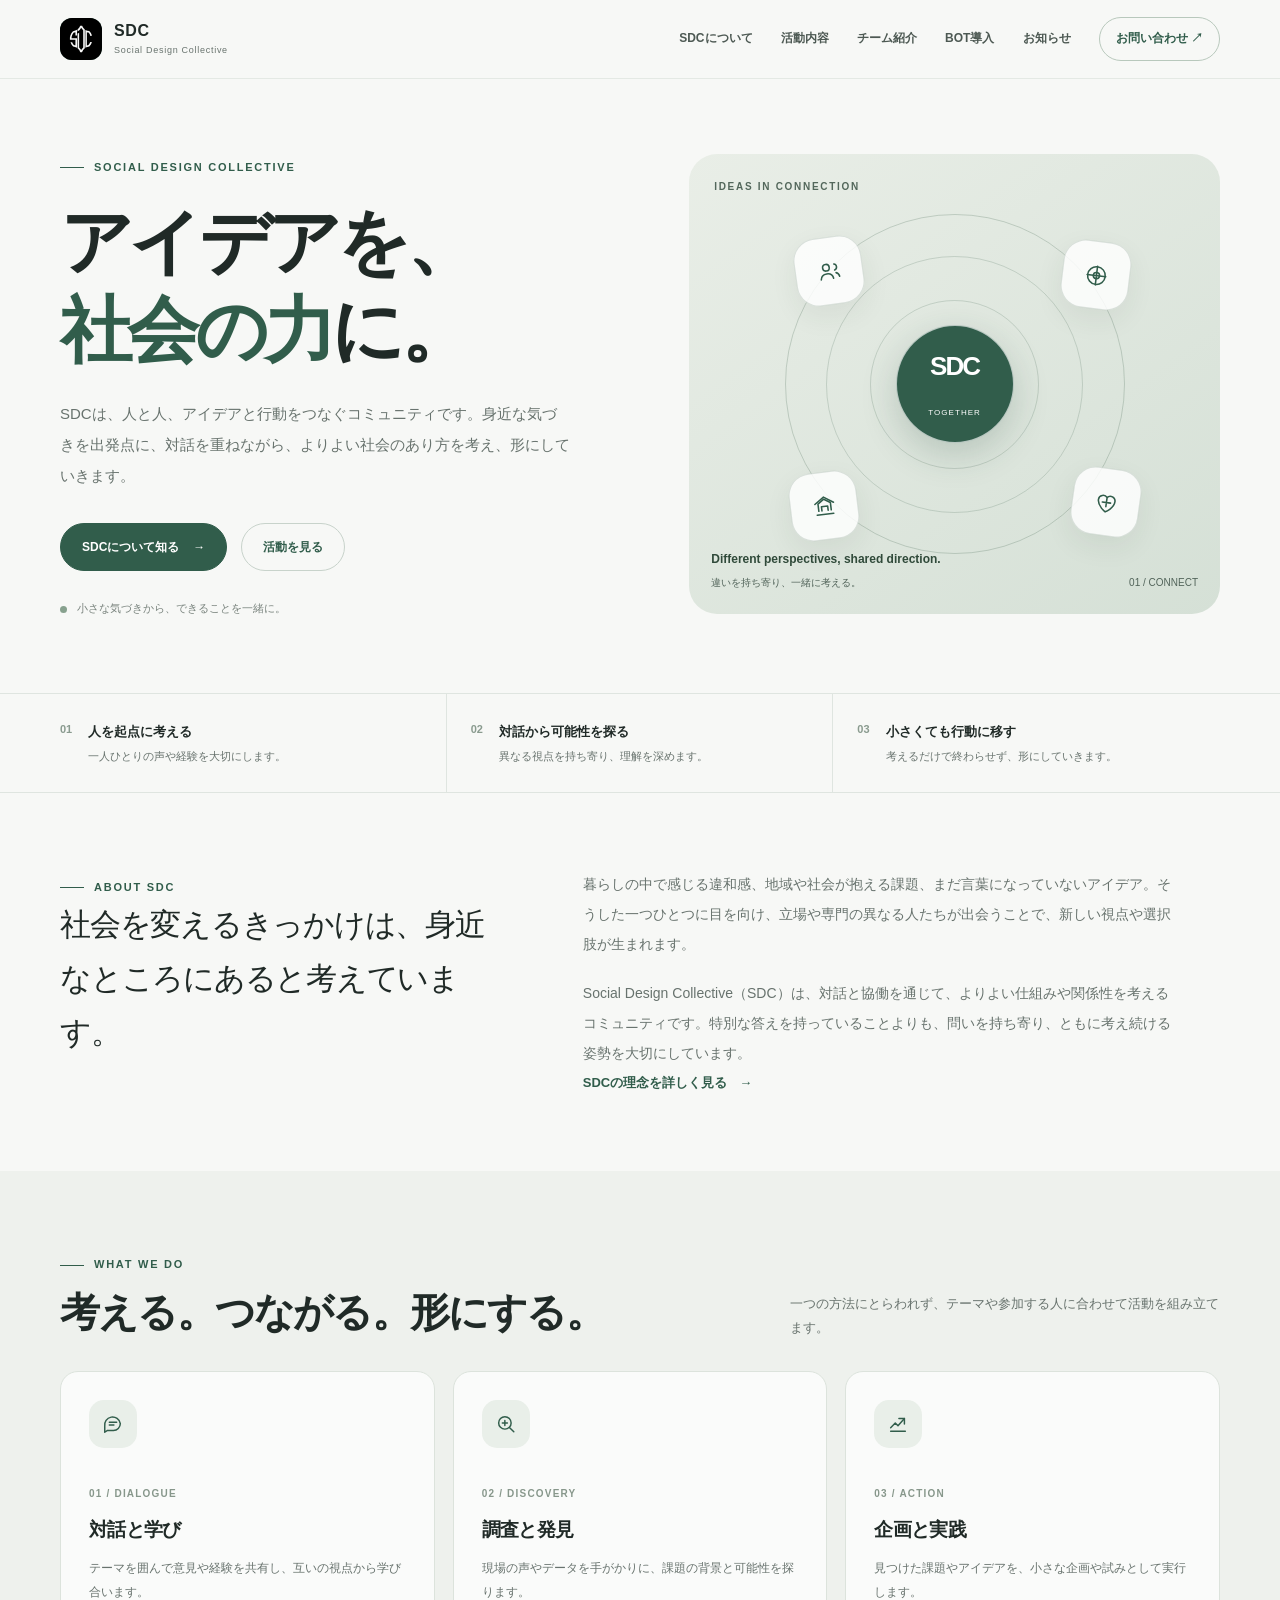
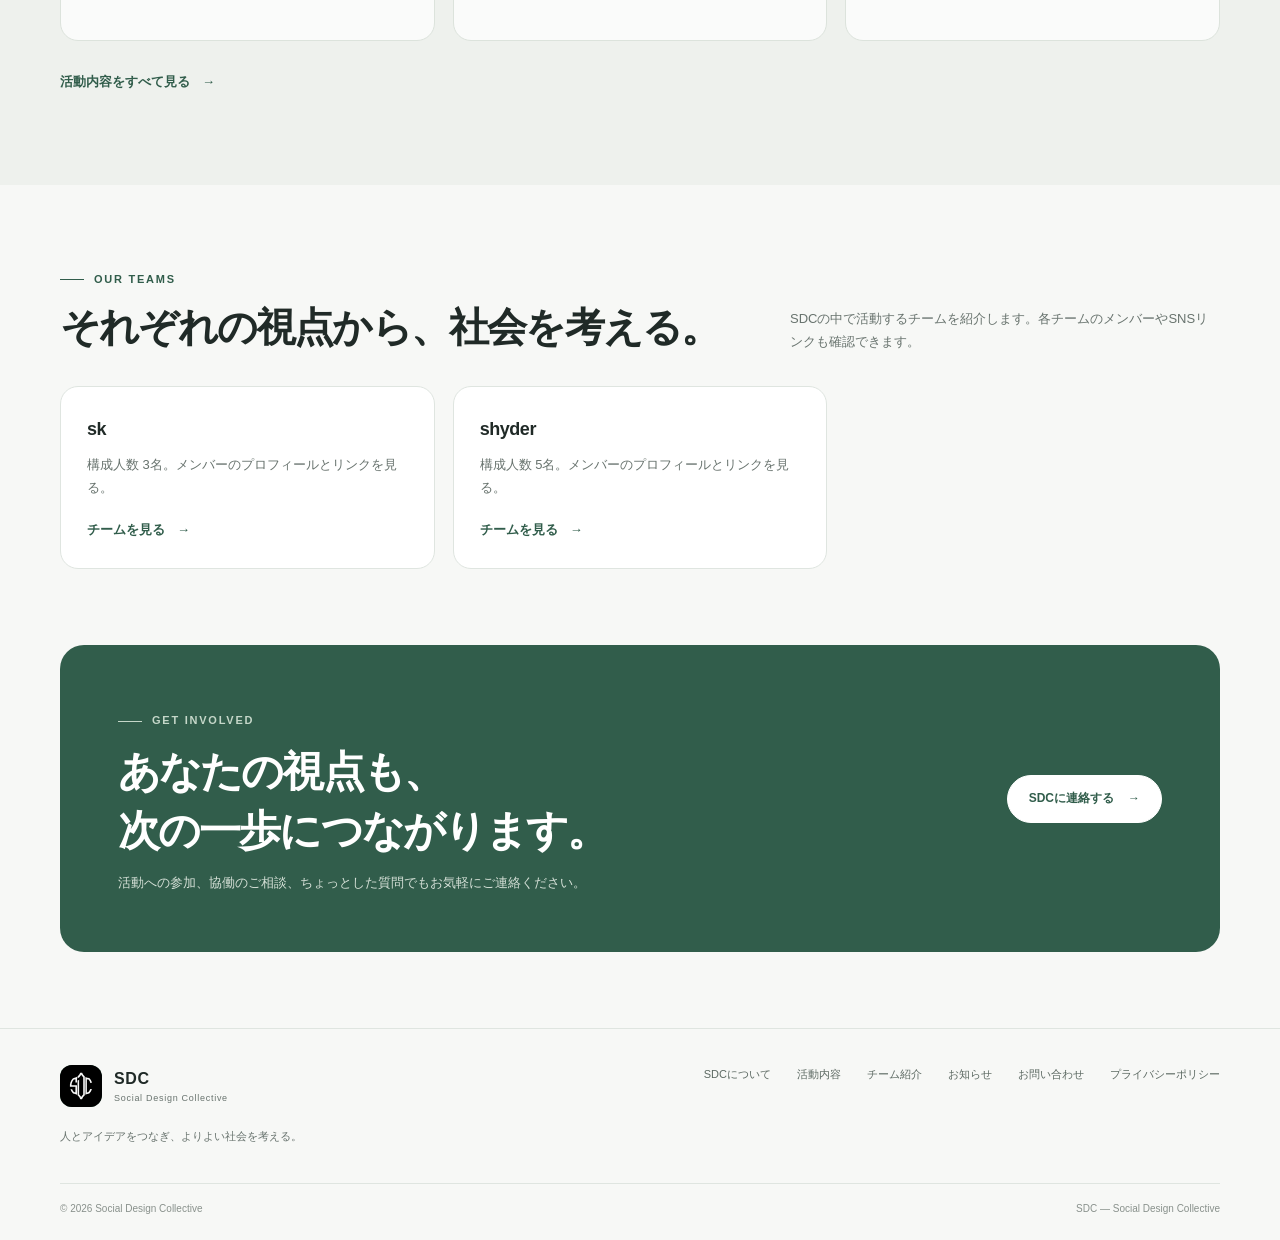
<file: index.html>
<!DOCTYPE html>
<html lang="ja">
<head>
  <meta charset="UTF-8">
  <meta name="viewport" content="width=device-width, initial-scale=1">
  <meta name="theme-color" content="#f7f8f6">
  <meta name="description" content="SDC（Social Design Collective）は、人とアイデアをつなぎ、よりよい社会のあり方を考え、形にしていくコミュニティです。">
  <title>SDC — Social Design Collective</title>
  <link rel="stylesheet" href="assets/css/style.css">
  <script src="assets/js/site.js" defer></script>
  <style>
    .home-hero { padding: 70px 0 74px; overflow: hidden; }
    .hero-grid { display: grid; grid-template-columns: minmax(0, 1.02fr) minmax(360px, .98fr); align-items: center; gap: clamp(38px, 6vw, 82px); }
    .hero-copy h1 { max-width: 620px; margin: 22px 0 24px; font-size: clamp(42px, 5.7vw, 72px); line-height: 1.22; font-weight: 650; letter-spacing: -.065em; }
    .hero-copy h1 em { color: var(--green); font-style: normal; }
    .hero-copy > p { max-width: 510px; margin: 0; color: var(--muted); font-size: 15px; line-height: 2.05; }
    .hero-actions { display: flex; flex-wrap: wrap; align-items: center; gap: 14px; margin-top: 32px; }
    .button { display: inline-flex; min-height: 48px; align-items: center; justify-content: center; gap: 14px; padding: 0 21px; border: 1px solid var(--green); border-radius: 999px; background: var(--green); color: white; font-size: 12px; font-weight: 700; transition: background .2s ease, transform .2s ease; }
    .button:hover { background: var(--green-dark); transform: translateY(-1px); }
    .button.secondary { background: transparent; color: var(--green); border-color: #c8d3cb; }
    .button.secondary:hover { background: var(--pale); }
    .hero-note { display: flex; align-items: center; gap: 10px; margin-top: 28px; color: #7a847e; font-size: 11px; }
    .hero-note::before { content: ""; width: 7px; height: 7px; border-radius: 50%; background: #87a18e; }
    .hero-visual { position: relative; min-height: 460px; overflow: hidden; border-radius: 28px; background: linear-gradient(145deg, #e9eee7, #d5e0d6); isolation: isolate; }
    .visual-label { position: absolute; top: 24px; left: 25px; color: #53675b; font-size: 10px; font-weight: 750; letter-spacing: .17em; }
    .orbit { position: absolute; top: 50%; left: 50%; width: min(76%, 340px); aspect-ratio: 1; border: 1px solid rgba(67,100,79,.24); border-radius: 50%; transform: translate(-50%,-50%); }
    .orbit::before,.orbit::after { position: absolute; content: ""; border: 1px solid rgba(67,100,79,.2); border-radius: 50%; }
    .orbit::before { inset: 12%; } .orbit::after { inset: 25%; }
    .core { position: absolute; top: 50%; left: 50%; display: grid; place-items: center; width: 118px; height: 118px; border: 1px solid rgba(255,255,255,.65); border-radius: 50%; background: var(--green); box-shadow: 0 12px 36px rgba(36,70,56,.2); color: white; transform: translate(-50%,-50%); }
    .core strong { font-size: 26px; letter-spacing: -.07em; } .core small { margin-top: -23px; font-size: 8px; letter-spacing: .13em; }
    .node { position: absolute; display: grid; place-items: center; width: 68px; height: 68px; border: 1px solid rgba(67,100,79,.18); border-radius: 22px; background: rgba(255,255,255,.82); box-shadow: 0 10px 28px rgba(37,61,47,.07); color: var(--green); }
    .node svg { width: 25px; height: 25px; stroke: currentColor; }
    .node-one { top: 18%; left: 20%; transform: rotate(-8deg); } .node-two { top: 19%; right: 17%; transform: rotate(7deg); } .node-three { right: 15%; bottom: 17%; transform: rotate(8deg); } .node-four { bottom: 16%; left: 19%; transform: rotate(-7deg); }
    .visual-caption { position: absolute; right: 22px; bottom: 22px; left: 22px; display: flex; justify-content: space-between; align-items: end; gap: 20px; color: #52645a; font-size: 10px; }
    .visual-caption strong { display: block; margin-bottom: 3px; color: #304a3a; font-size: 12px; }
    .principle-strip { border-top: 1px solid var(--line); border-bottom: 1px solid var(--line); }
    .principle-inner { display: grid; grid-template-columns: repeat(3,1fr); }
    .principle { display: flex; align-items: flex-start; gap: 16px; padding: 26px 24px; border-right: 1px solid var(--line); }
    .principle:first-child { padding-left: 0; } .principle:last-child { border-right: 0; }
    .principle-number { color: #8a9b8f; font-size: 11px; font-weight: 750; }
    .principle strong { display: block; margin-bottom: 3px; font-size: 13px; }
    .principle p { margin: 0; color: var(--muted); font-size: 11px; line-height: 1.8; }
    .about-grid { display: grid; grid-template-columns: .82fr 1.18fr; gap: 80px; }
    .about-lead { max-width: 430px; margin: 0; font-size: clamp(22px,2.6vw,31px); line-height: 1.75; letter-spacing: -.04em; }
    .about-detail { max-width: 590px; margin: 0; color: var(--muted); font-size: 14px; line-height: 2.15; }
    .about-detail + .about-detail { margin-top: 18px; }
    .activity-section { background: #eef1ed; }
    .activity-grid { display: grid; grid-template-columns: repeat(3,1fr); gap: 18px; }
    .activity-card { min-height: 270px; padding: 28px; border: 1px solid #dce3dc; border-radius: var(--radius); background: rgba(255,255,255,.72); transition: transform .2s ease, box-shadow .2s ease, background .2s ease; }
    .activity-card:hover { transform: translateY(-4px); background: white; box-shadow: var(--shadow); }
    .activity-icon { display: grid; place-items: center; width: 48px; height: 48px; margin-bottom: 30px; border-radius: 15px; background: var(--pale); color: var(--green); }
    .activity-icon svg { width: 22px; height: 22px; stroke: currentColor; }
    .activity-card .card-index { color: #87978b; font-size: 10px; font-weight: 750; letter-spacing: .12em; }
    .activity-card h3 { margin: 8px 0 10px; font-size: 19px; font-weight: 650; letter-spacing: -.035em; }
    .activity-card p { margin: 0; color: var(--muted); font-size: 12px; line-height: 1.95; }
    .section-heading h2 { font-size: clamp(27px,3.2vw,40px); }
    .join-panel { position: relative; display: flex; align-items: center; justify-content: space-between; gap: 36px; padding: clamp(32px,5vw,58px); overflow: hidden; border-radius: 24px; background: var(--green); color: white; }
    .join-copy .eyebrow { color: #c5d7c9; } .join-copy h2 { max-width: 620px; margin: 12px 0 10px; font-size: clamp(27px,3.6vw,42px); line-height: 1.4; letter-spacing: -.045em; font-weight: 650; }
    .join-copy p { max-width: 550px; margin: 0; color: #d5e0d7; font-size: 13px; }
    .join-panel .button { background: white; border-color: white; color: var(--green); }
    @media(max-width:900px) { .hero-grid { grid-template-columns: minmax(0,1fr) minmax(300px,.9fr); gap:30px; } .hero-visual { min-height:400px; } .about-grid { gap:42px; } .principle { padding-inline:16px; } }
    @media(max-width:720px) { .home-hero { padding:44px 0 50px; } .hero-grid { grid-template-columns:1fr; gap:36px; } .hero-copy h1 { margin-top:18px; font-size:clamp(42px,11vw,62px); } .hero-copy > p { font-size:14px; } .hero-visual { min-height:390px; } .principle-inner { grid-template-columns:1fr; } .principle,.principle:first-child { padding:19px 0; border-right:0; border-bottom:1px solid var(--line); } .principle:last-child { border-bottom:0; } .about-grid { grid-template-columns:1fr; gap:28px; } .activity-grid { grid-template-columns:1fr; gap:12px; } .activity-card { min-height:0; padding:24px; } .activity-icon { margin-bottom:20px; } .join-panel { align-items:flex-start; flex-direction:column; gap:24px; } }
  </style>
</head>
<body>
<header class="site-header"><div class="container header-inner">
  <a class="brand" href="index.html" aria-label="SDC ホーム"><span class="brand-mark"><img src="assets/images/sdc-icon.svg" alt="SDCアイコン"></span><span class="brand-copy"><strong>SDC</strong><small>Social Design Collective</small></span></a>
  <button class="menu-toggle" type="button" aria-label="メニューを開く" aria-expanded="false" aria-controls="global-nav"><svg viewBox="0 0 24 24" fill="none" stroke="currentColor" stroke-width="1.7" stroke-linecap="round" aria-hidden="true"><path d="M4 7h16M4 12h16M4 17h16"/></svg></button>
  <nav class="nav" id="global-nav" aria-label="メインナビゲーション">
    <a href="#about">SDCについて</a>
    <a href="#activities">活動内容</a>
    <a href="pages/teams.html">チーム紹介</a>
    <a href="pages/bots.html">BOT導入</a>
    <a href="pages/news.html">お知らせ</a>
    <a class="nav-cta" href="pages/contact.html">お問い合わせ ↗</a>
  </nav>
</div></header>
<main>
  <section class="home-hero"><div class="container hero-grid">
    <div class="hero-copy"><span class="eyebrow">Social Design Collective</span><h1>アイデアを、<br><em>社会の力</em>に。</h1>
      <p>SDCは、人と人、アイデアと行動をつなぐコミュニティです。身近な気づきを出発点に、対話を重ねながら、よりよい社会のあり方を考え、形にしていきます。</p>
      <div class="hero-actions"><a class="button" href="#about">SDCについて知る <span aria-hidden="true">→</span></a><a class="button secondary" href="pages/activities.html">活動を見る</a></div>
      <div class="hero-note">小さな気づきから、できることを一緒に。</div>
    </div>
    <div class="hero-visual" role="img" aria-label="人とアイデアのつながりを表現したイラスト">
      <span class="visual-label">IDEAS IN CONNECTION</span><div class="orbit"></div><div class="core"><strong>SDC</strong><small>TOGETHER</small></div>
      <div class="node node-one" aria-hidden="true"><svg viewBox="0 0 24 24" fill="none" stroke-width="1.5" stroke-linecap="round" stroke-linejoin="round"><circle cx="9" cy="8" r="3.2"/><path d="M3 19c.4-3.1 2.6-5 6-5s5.6 1.9 6 5M17 5.5a3 3 0 0 1 0 5.8M18 14c1.8.6 2.8 2.2 3 4"/></svg></div>
      <div class="node node-two" aria-hidden="true"><svg viewBox="0 0 24 24" fill="none" stroke-width="1.5" stroke-linecap="round" stroke-linejoin="round"><path d="M12 3v18M3 12h18"/><circle cx="12" cy="12" r="8.5"/><circle cx="12" cy="12" r="3"/></svg></div>
      <div class="node node-three" aria-hidden="true"><svg viewBox="0 0 24 24" fill="none" stroke-width="1.5" stroke-linecap="round" stroke-linejoin="round"><path d="M12 21s-8-4.5-8-11a4.5 4.5 0 0 1 8-2.8A4.5 4.5 0 0 1 20 10c0 6.5-8 11-8 11Z"/><path d="M8 12h8M12 8v8"/></svg></div>
      <div class="node node-four" aria-hidden="true"><svg viewBox="0 0 24 24" fill="none" stroke-width="1.5" stroke-linecap="round" stroke-linejoin="round"><path d="M4 19.5h16M6 16V9l6-4 6 4v7M9 16v-4h6v4"/><path d="M3 9l9-6 9 6"/></svg></div>
      <div class="visual-caption"><div><strong>Different perspectives, shared direction.</strong>違いを持ち寄り、一緒に考える。</div><span>01 / CONNECT</span></div>
    </div>
  </div></section>
  <div class="principle-strip"><div class="container principle-inner">
    <div class="principle"><span class="principle-number">01</span><div><strong>人を起点に考える</strong><p>一人ひとりの声や経験を大切にします。</p></div></div>
    <div class="principle"><span class="principle-number">02</span><div><strong>対話から可能性を探る</strong><p>異なる視点を持ち寄り、理解を深めます。</p></div></div>
    <div class="principle"><span class="principle-number">03</span><div><strong>小さくても行動に移す</strong><p>考えるだけで終わらせず、形にしていきます。</p></div></div>
  </div></div>
  <section class="section" id="about"><div class="container about-grid">
    <div><span class="eyebrow">About SDC</span><p class="about-lead">社会を変えるきっかけは、身近なところにあると考えています。</p></div>
    <div><p class="about-detail">暮らしの中で感じる違和感、地域や社会が抱える課題、まだ言葉になっていないアイデア。そうした一つひとつに目を向け、立場や専門の異なる人たちが出会うことで、新しい視点や選択肢が生まれます。</p>
      <p class="about-detail">Social Design Collective（SDC）は、対話と協働を通じて、よりよい仕組みや関係性を考えるコミュニティです。特別な答えを持っていることよりも、問いを持ち寄り、ともに考え続ける姿勢を大切にしています。</p>
      <a class="text-link" href="pages/about.html">SDCの理念を詳しく見る <span aria-hidden="true">→</span></a></div>
  </div></section>
  <section class="section activity-section" id="activities"><div class="container">
    <div class="section-heading"><div><span class="eyebrow">What We Do</span><h2>考える。つながる。形にする。</h2></div><p>一つの方法にとらわれず、テーマや参加する人に合わせて活動を組み立てます。</p></div>
    <div class="activity-grid">
      <a class="activity-card" href="pages/activities.html#dialogue"><div class="activity-icon"><svg viewBox="0 0 24 24" fill="none" stroke-width="1.6" stroke-linecap="round" stroke-linejoin="round"><path d="M20 11.5a7.5 7.5 0 0 1-7.5 7.5H6l-3 2v-6.5A7.5 7.5 0 1 1 20 11.5Z"/><path d="M8 10h8M8 13h5"/></svg></div><span class="card-index">01 / DIALOGUE</span><h3>対話と学び</h3><p>テーマを囲んで意見や経験を共有し、互いの視点から学び合います。</p></a>
      <a class="activity-card" href="pages/activities.html#research"><div class="activity-icon"><svg viewBox="0 0 24 24" fill="none" stroke-width="1.6" stroke-linecap="round" stroke-linejoin="round"><circle cx="10.8" cy="10.8" r="6.8"/><path d="m16 16 4.5 4.5M8 11h5.5M10.75 8.25v5.5"/></svg></div><span class="card-index">02 / DISCOVERY</span><h3>調査と発見</h3><p>現場の声やデータを手がかりに、課題の背景と可能性を探ります。</p></a>
      <a class="activity-card" href="pages/activities.html#action"><div class="activity-icon"><svg viewBox="0 0 24 24" fill="none" stroke-width="1.6" stroke-linecap="round" stroke-linejoin="round"><path d="m4 16 5-5 3 3 7-8"/><path d="M13 6h6v6M4 20h16"/></svg></div><span class="card-index">03 / ACTION</span><h3>企画と実践</h3><p>見つけた課題やアイデアを、小さな企画や試みとして実行します。</p></a>
    </div><p style="margin-top:26px"><a class="text-link" href="pages/activities.html">活動内容をすべて見る <span>→</span></a></p>
  </div></section>
  <section class="section"><div class="container">
    <div class="section-heading"><div><span class="eyebrow">Our Teams</span><h2>それぞれの視点から、社会を考える。</h2></div><p>SDCの中で活動するチームを紹介します。各チームのメンバーやSNSリンクも確認できます。</p></div>
    <div class="cards">
      <a class="content-card" href="pages/teams.html#sk"><h2>sk</h2><p>構成人数 3名。メンバーのプロフィールとリンクを見る。</p><span class="text-link" style="margin-top:18px">チームを見る <span>→</span></span></a>
      <a class="content-card" href="pages/teams.html#shyder"><h2>shyder</h2><p>構成人数 5名。メンバーのプロフィールとリンクを見る。</p><span class="text-link" style="margin-top:18px">チームを見る <span>→</span></span></a>
    </div>
  </div></section>
  <section class="section" style="padding-top:0"><div class="container"><div class="join-panel"><div class="join-copy"><span class="eyebrow">Get Involved</span><h2>あなたの視点も、<br>次の一歩につながります。</h2><p>活動への参加、協働のご相談、ちょっとした質問でもお気軽にご連絡ください。</p></div><a class="button" href="pages/contact.html">SDCに連絡する <span>→</span></a></div></div></section>
</main>
<footer class="site-footer"><div class="container footer-main"><div class="footer-brand"><a class="brand" href="index.html"><span class="brand-mark"><img src="assets/images/sdc-icon.svg" alt=""></span><span class="brand-copy"><strong>SDC</strong><small>Social Design Collective</small></span></a><p>人とアイデアをつなぎ、よりよい社会を考える。</p></div>
<nav class="footer-links" aria-label="フッターナビゲーション"><a href="pages/about.html">SDCについて</a><a href="pages/activities.html">活動内容</a><a href="pages/teams.html">チーム紹介</a><a href="pages/news.html">お知らせ</a><a href="pages/contact.html">お問い合わせ</a><a href="pages/privacy.html">プライバシーポリシー</a></nav></div>
<div class="container footer-bottom"><span>© <span data-year>2026</span> Social Design Collective</span><span>SDC — Social Design Collective</span></div></footer>
</body>
</html>
</file>
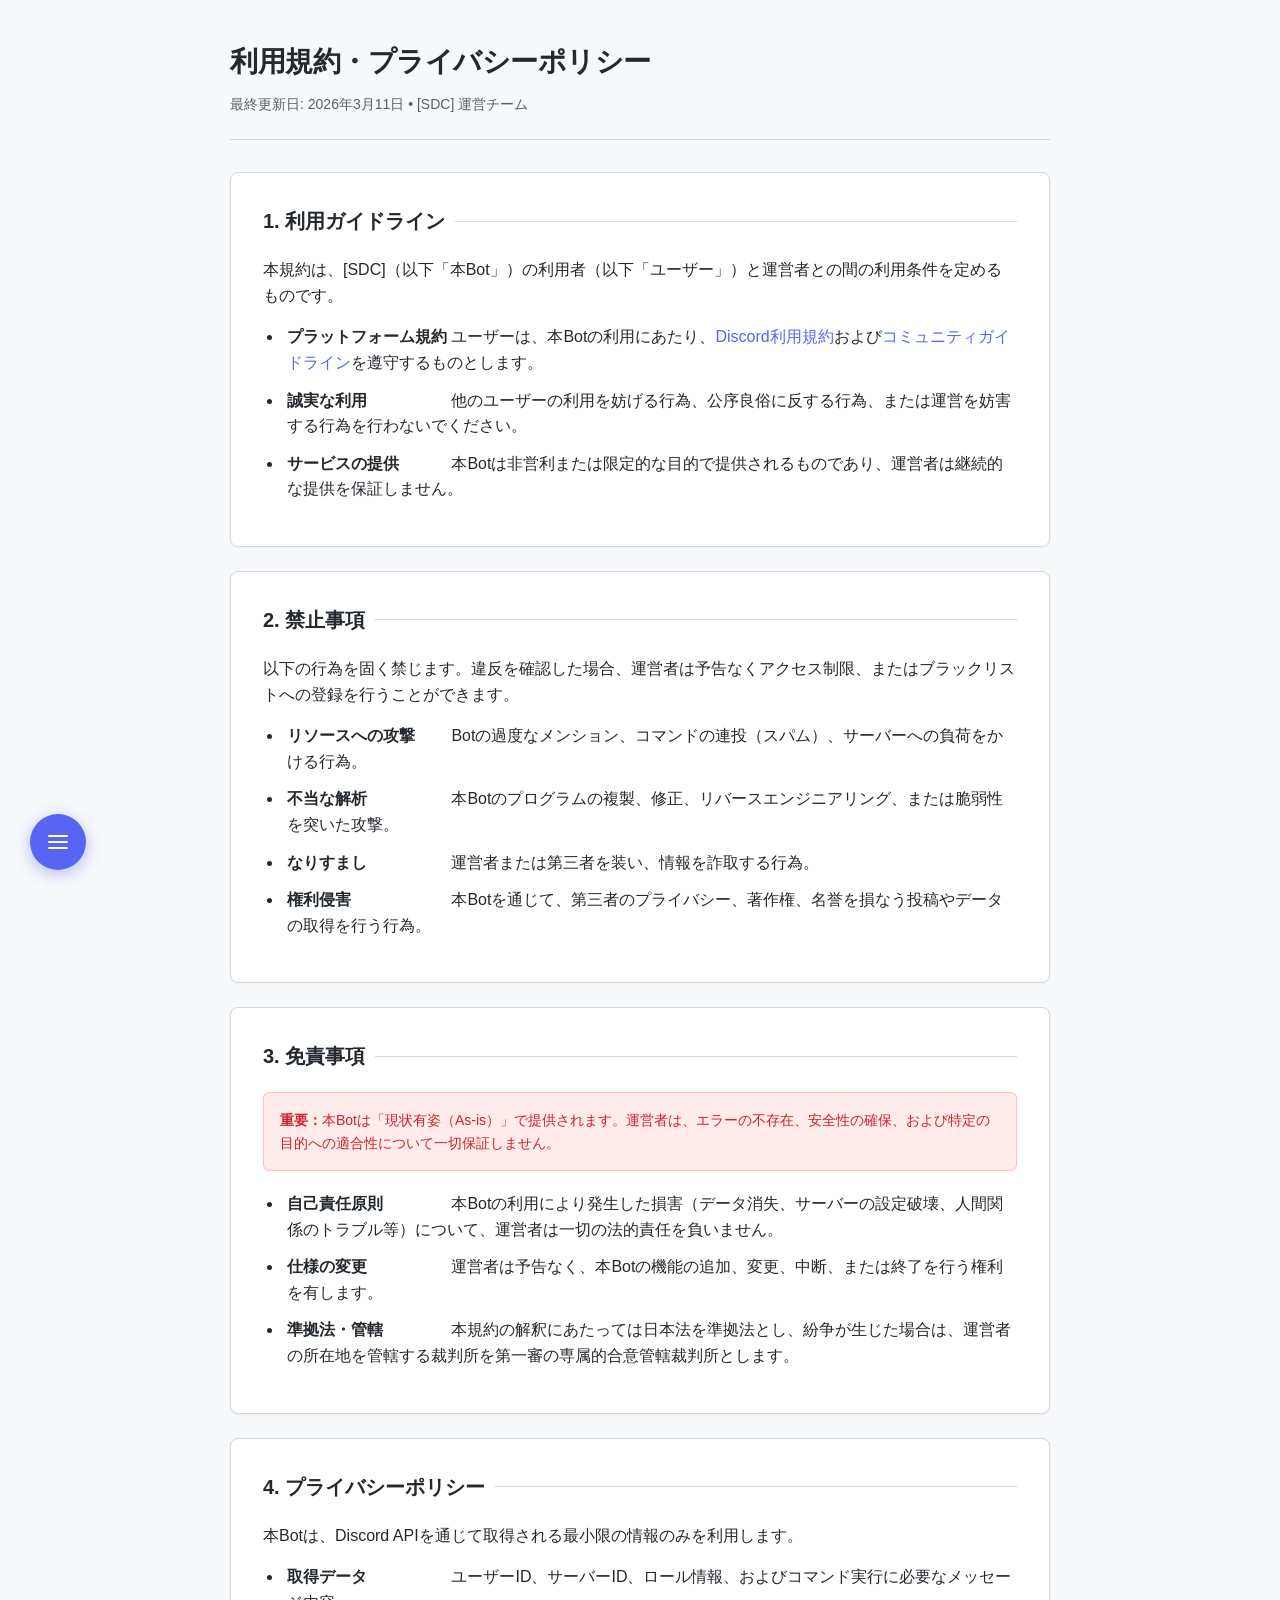
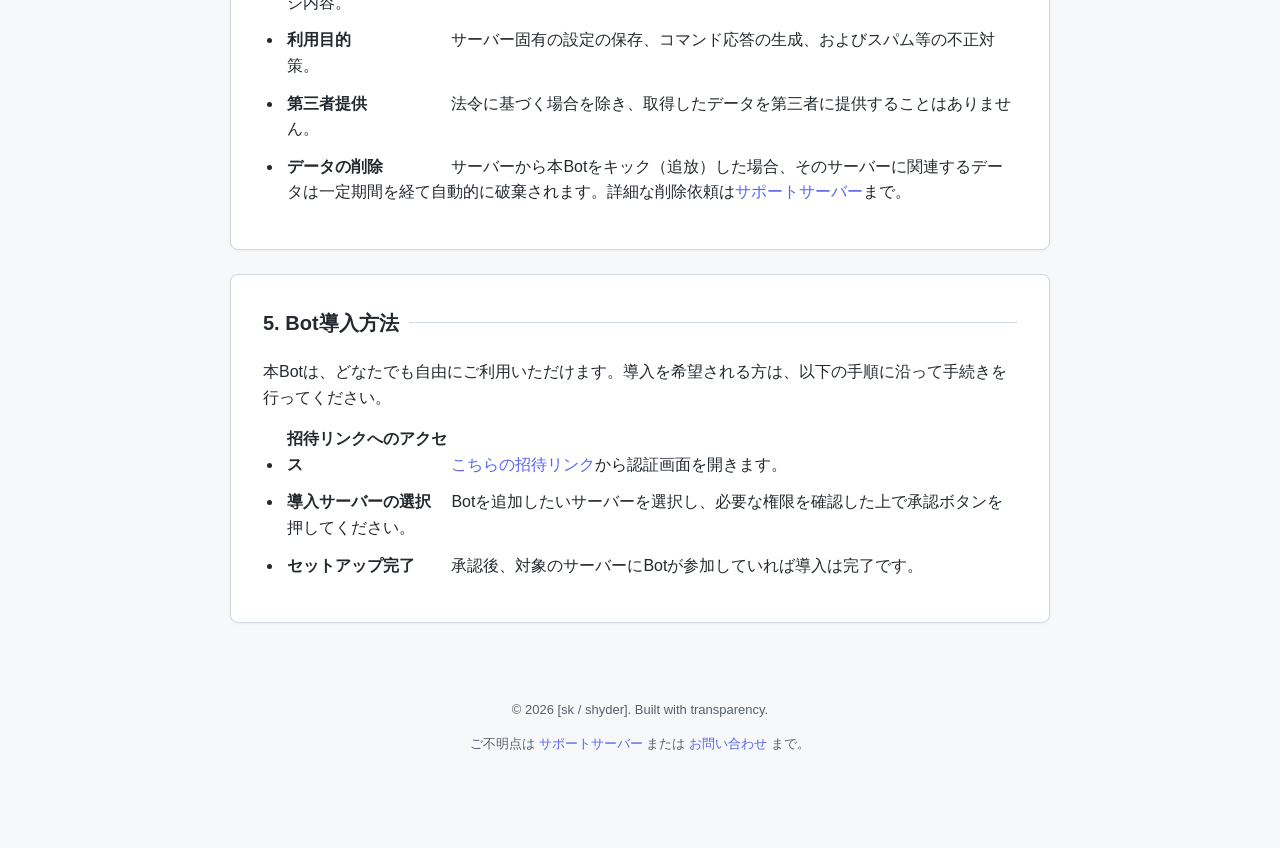
<file: tos.html>
<!DOCTYPE html>
<html lang="ja">
<head>
    <meta charset="UTF-8">
    <meta name="viewport" content="width=device-width, initial-scale=1.0">
    <title>利用規約・プライバシーポリシー | [SDC]</title>
    <style>
        :root {
            --primary: #5865F2;
            --danger: #ed4245;
            --bg: #f6f8fa;
            --card-bg: #ffffff;
            --text-main: #24292f;
            --text-muted: #57606a;
            --border: #d0d7de;
            --overlay: rgba(0, 0, 0, 0.4);
        }

        body {
            font-family: -apple-system, BlinkMacSystemFont, "Segoe UI", "Hiragino Sans", "Hiragino Kaku Gothic ProN", Meiryo, sans-serif;
            background-color: var(--bg);
            color: var(--text-main);
            line-height: 1.6;
            margin: 0;
            padding: 40px 16px;
            scroll-behavior: smooth;
        }

        .wrapper {
            max-width: 820px;
            margin: 0 auto;
        }

        header {
            margin-bottom: 32px;
            padding-bottom: 24px;
            border-bottom: 1px solid var(--border);
        }

        h1 {
            font-size: 28px;
            font-weight: 700;
            margin: 0 0 8px 0;
            letter-spacing: -0.5px;
        }

        .meta {
            font-size: 14px;
            color: var(--text-muted);
        }

        .card {
            background: var(--card-bg);
            border: 1px solid var(--border);
            border-radius: 8px;
            padding: 32px;
            margin-bottom: 24px;
            box-shadow: 0 1px 3px rgba(0,0,0,0.04);
        }

        h2 {
            font-size: 20px;
            font-weight: 600;
            margin-top: 0;
            margin-bottom: 20px;
            display: flex;
            align-items: center;
            gap: 10px;
        }

        h2::after {
            content: '';
            flex-grow: 1;
            height: 1px;
            background: var(--border);
        }

        ul {
            padding-left: 20px;
            margin: 0;
        }

        li {
            margin-bottom: 12px;
            padding-left: 4px;
        }

        li strong {
            display: inline-block;
            width: 160px;
            color: var(--text-main);
            font-weight: 600;
        }

        .link-text {
            color: var(--primary);
            text-decoration: none;
            font-weight: 500;
        }

        .link-text:hover {
            text-decoration: underline;
        }

        .callout {
            background: #fff8c6;
            border: 1px solid rgba(212,167,44,0.4);
            padding: 16px;
            border-radius: 6px;
            color: #735c0f;
            font-size: 14px;
            margin-bottom: 20px;
        }

        .danger-callout {
            background: #ffebe9;
            border: 1px solid rgba(255,129,130,0.4);
            color: #cf222e;
        }

        footer {
            text-align: center;
            padding: 40px 0;
            color: var(--text-muted);
            font-size: 13px;
        }

        /* Menu Styles */
        .menu-trigger {
            position: fixed;
            bottom: 30px;
            left: 30px;
            width: 56px;
            height: 56px;
            background: var(--primary);
            color: white;
            border-radius: 50%;
            display: flex;
            align-items: center;
            justify-content: center;
            cursor: pointer;
            box-shadow: 0 4px 15px rgba(88, 101, 242, 0.4);
            z-index: 1000;
            transition: transform 0.2s;
        }
        
        .menu-trigger:hover { transform: scale(1.1); }
        
        .nav-overlay {
            position: fixed;
            top: 0;
            left: 0;
            width: 100%;
            height: 100%;
            background: var(--overlay);
            display: none;
            z-index: 1001;
            backdrop-filter: blur(4px);
        }

        .nav-content {
            position: fixed;
            bottom: 100px;
            left: 30px;
            background: var(--card-bg);
            border-radius: 12px;
            padding: 12px;
            box-shadow: 0 8px 30px rgba(0,0,0,0.2);
            width: 220px;
            display: none;
            z-index: 1002;
        }

        .nav-content a {
            display: block;
            padding: 12px 16px;
            color: var(--text-main);
            text-decoration: none;
            font-size: 14px;
            border-radius: 6px;
            transition: background 0.2s;
        }

        .nav-content a:hover {
            background: var(--bg);
            color: var(--primary);
        }

        .is-open { display: block !important; }
        
        @media (max-width: 600px) {
            .card { padding: 24px 20px; }
            li strong { display: block; width: auto; margin-bottom: 4px; }
            h1 { font-size: 24px; }
        }
    </style>
</head>
<body>

    <div class="wrapper">
        <header>
            <h1>利用規約・プライバシーポリシー</h1>
            <div class="meta">最終更新日: 2026年3月11日 • [SDC] 運営チーム</div>
        </header>

        <article>
            <section class="card" id="guideline">
                <h2>1. 利用ガイドライン</h2>
                <p>本規約は、[SDC]（以下「本Bot」）の利用者（以下「ユーザー」）と運営者との間の利用条件を定めるものです。</p>
                <ul>
                    <li><strong>プラットフォーム規約</strong> ユーザーは、本Botの利用にあたり、<a href="https://discord.com/terms" target="_blank" class="link-text">Discord利用規約</a>および<a href="https://discord.com/guidelines" target="_blank" class="link-text">コミュニティガイドライン</a>を遵守するものとします。</li>
                    <li><strong>誠実な利用</strong> 他のユーザーの利用を妨げる行為、公序良俗に反する行為、または運営を妨害する行為を行わないでください。</li>
                    <li><strong>サービスの提供</strong> 本Botは非営利または限定的な目的で提供されるものであり、運営者は継続的な提供を保証しません。</li>
                </ul>
            </section>

            <section class="card" id="prohibited">
                <h2>2. 禁止事項</h2>
                <p>以下の行為を固く禁じます。違反を確認した場合、運営者は予告なくアクセス制限、またはブラックリストへの登録を行うことができます。</p>
                <ul>
                    <li><strong>リソースへの攻撃</strong> Botの過度なメンション、コマンドの連投（スパム）、サーバーへの負荷をかける行為。</li>
                    <li><strong>不当な解析</strong> 本Botのプログラムの複製、修正、リバースエンジニアリング、または脆弱性を突いた攻撃。</li>
                    <li><strong>なりすまし</strong> 運営者または第三者を装い、情報を詐取する行為。</li>
                    <li><strong>権利侵害</strong> 本Botを通じて、第三者のプライバシー、著作権、名誉を損なう投稿やデータの取得を行う行為。</li>
                </ul>
            </section>

            <section class="card" id="disclaimer">
                <h2>3. 免責事項</h2>
                <div class="callout danger-callout">
                    <strong>重要：</strong>本Botは「現状有姿（As-is）」で提供されます。運営者は、エラーの不存在、安全性の確保、および特定の目的への適合性について一切保証しません。
                </div>
                <ul>
                    <li><strong>自己責任原則</strong> 本Botの利用により発生した損害（データ消失、サーバーの設定破壊、人間関係のトラブル等）について、運営者は一切の法的責任を負いません。</li>
                    <li><strong>仕様の変更</strong> 運営者は予告なく、本Botの機能の追加、変更、中断、または終了を行う権利を有します。</li>
                    <li><strong>準拠法・管轄</strong> 本規約の解釈にあたっては日本法を準拠法とし、紛争が生じた場合は、運営者の所在地を管轄する裁判所を第一審の専属的合意管轄裁判所とします。</li>
                </ul>
            </section>

            <section class="card" id="privacy">
                <h2>4. プライバシーポリシー</h2>
                <p>本Botは、Discord APIを通じて取得される最小限の情報のみを利用します。</p>
                <ul>
                    <li><strong>取得データ</strong> ユーザーID、サーバーID、ロール情報、およびコマンド実行に必要なメッセージ内容。</li>
                    <li><strong>利用目的</strong> サーバー固有の設定の保存、コマンド応答の生成、およびスパム等の不正対策。</li>
                    <li><strong>第三者提供</strong> 法令に基づく場合を除き、取得したデータを第三者に提供することはありません。</li>
                    <li><strong>データの削除</strong> サーバーから本Botをキック（追放）した場合、そのサーバーに関連するデータは一定期間を経て自動的に破棄されます。詳細な削除依頼は<a href="https://discord.gg/gbz4bQp2xM" class="link-text">サポートサーバー</a>まで。</li>
            </section>
            
            <section class="card" id="Introduce">
  <h2>5. Bot導入方法</h2>
  <p>本Botは、どなたでも自由にご利用いただけます。導入を希望される方は、以下の手順に沿って手続きを行ってください。</p>
  <ul> 
    <li>
      <strong>招待リンクへのアクセス</strong>
      <a href="https://discord.com/oauth2/authorize?client_id=1473754857054929149&permissions=8&integration_type=0&scope=bot" class="link-text">こちらの招待リンク</a>から認証画面を開きます。
    </li>
    <li>
      <strong>導入サーバーの選択</strong>
      Botを追加したいサーバーを選択し、必要な権限を確認した上で承認ボタンを押してください。
    </li>
    <li>
      <strong>セットアップ完了</strong>
      承認後、対象のサーバーにBotが参加していれば導入は完了です。
    </li>
  </ul>
</section>

        </article>

        <footer>
            <p>&copy; 2026 [sk / shyder]. Built with transparency.</p>
            <p>ご不明点は <a href="https://discord.gg/gbz4bQp2xM" class="link-text">サポートサーバー</a> または <a href="お問い合わせのURL" class="link-text">お問い合わせ</a> まで。</p>
        </footer>
    </div>

    <div class="menu-trigger" onclick="toggleMenu()" title="メニューを開く">
        <svg width="24" height="24" viewBox="0 0 24 24" fill="none" stroke="currentColor" stroke-width="2" stroke-linecap="round" stroke-linejoin="round"><line x1="3" y1="12" x2="21" y2="12"></line><line x1="3" y1="6" x2="21" y2="6"></line><line x1="3" y1="18" x2="21" y2="18"></line></svg>
    </div>

    <div class="nav-overlay" id="overlay" onclick="toggleMenu()"></div>
    <nav class="nav-content" id="navContent">
        <a href="#guideline" onclick="toggleMenu()">1. ガイドライン</a>
        <a href="#prohibited" onclick="toggleMenu()">2. 禁止事項</a>
        <a href="#disclaimer" onclick="toggleMenu()">3. 免責事項</a>
        <a href="#privacy" onclick="toggleMenu()">4. プライバシー</a>
        <a href="#Introduce" onclick="toggleMenu()">5. Botの導入方法</a>
    </nav>

    <script>
        function toggleMenu() {
            const overlay = document.getElementById('overlay');
            const content = document.getElementById('navContent');
            overlay.classList.toggle('is-open');
            content.classList.toggle('is-open');
        }

        document.querySelectorAll('a[href^="#"]').forEach(anchor => {
            anchor.addEventListener('click', function (e) {
                const target = document.querySelector(this.getAttribute('href'));
                if (target) {
                    e.preventDefault();
                    window.scrollTo({
                        top: target.offsetTop - 20,
                        behavior: 'smooth'
                    });
                }
            });
        });
    </script>

</body>
</html>
</file>
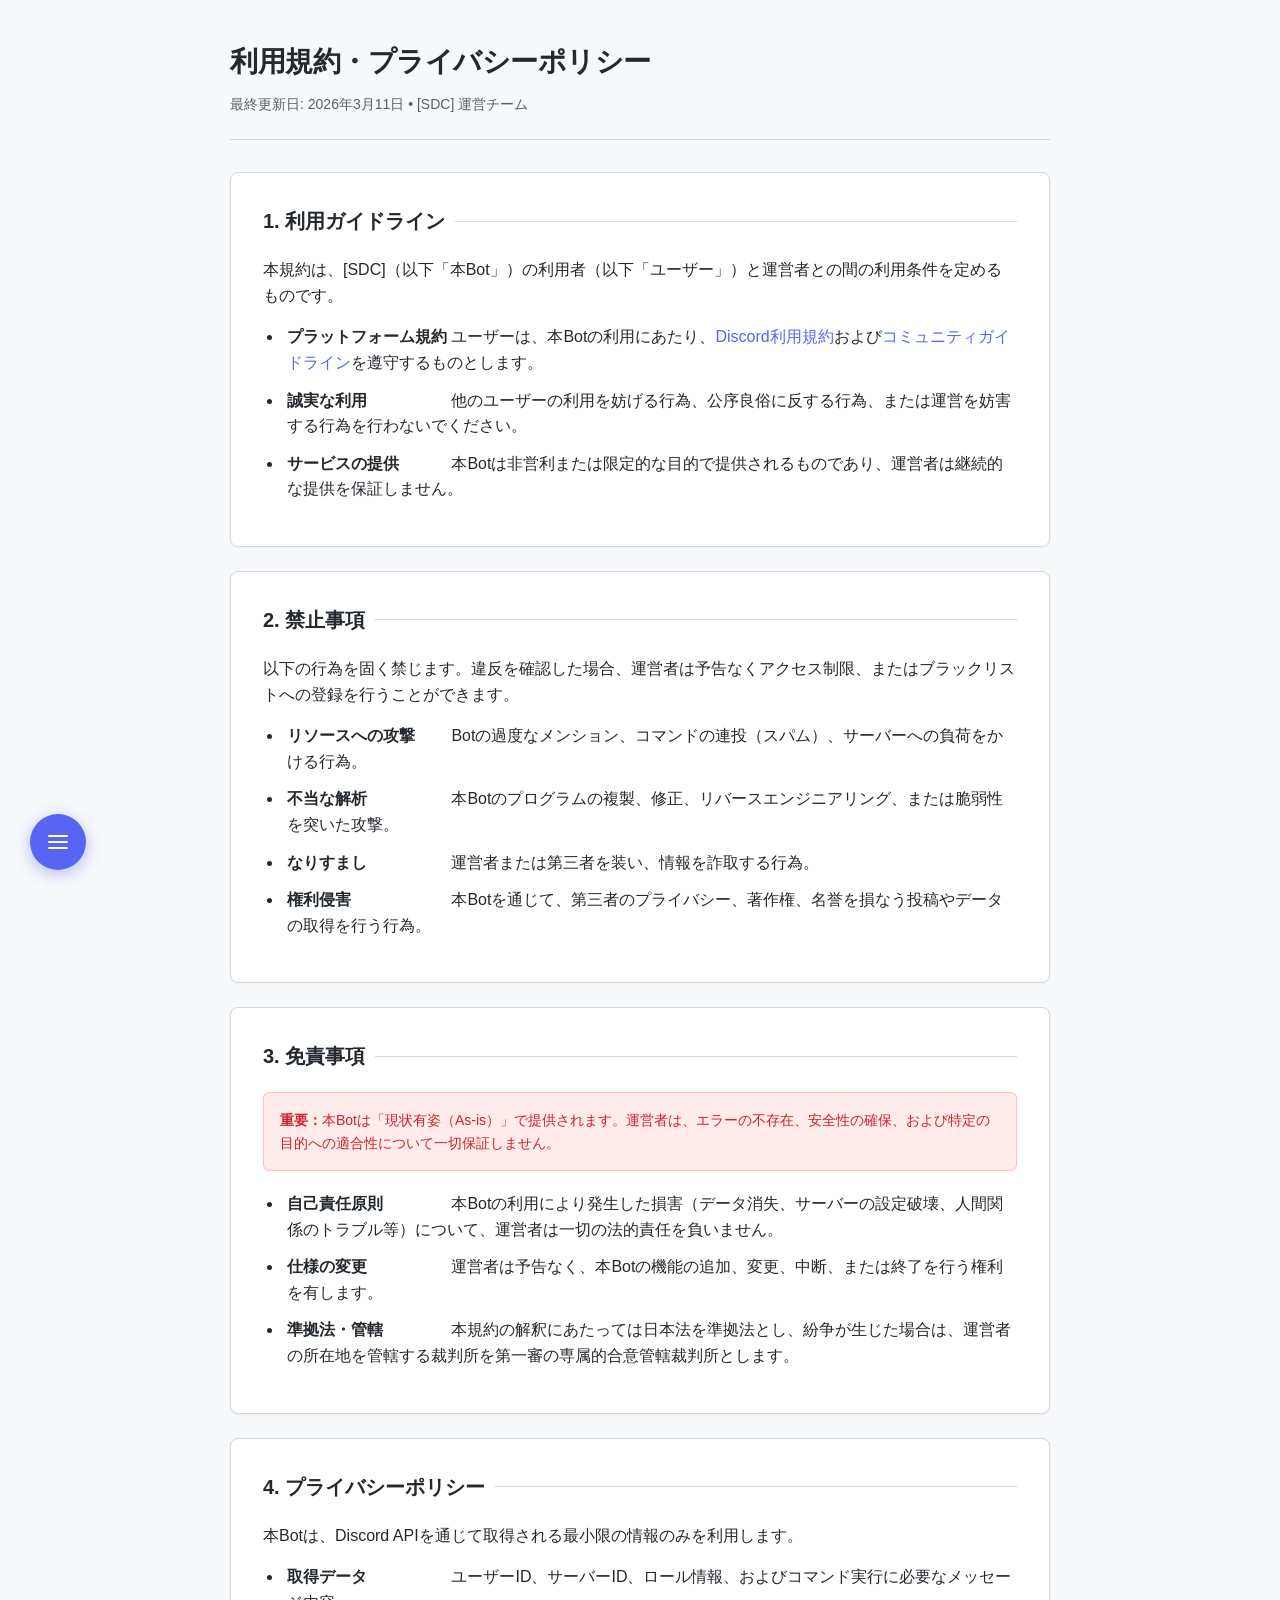
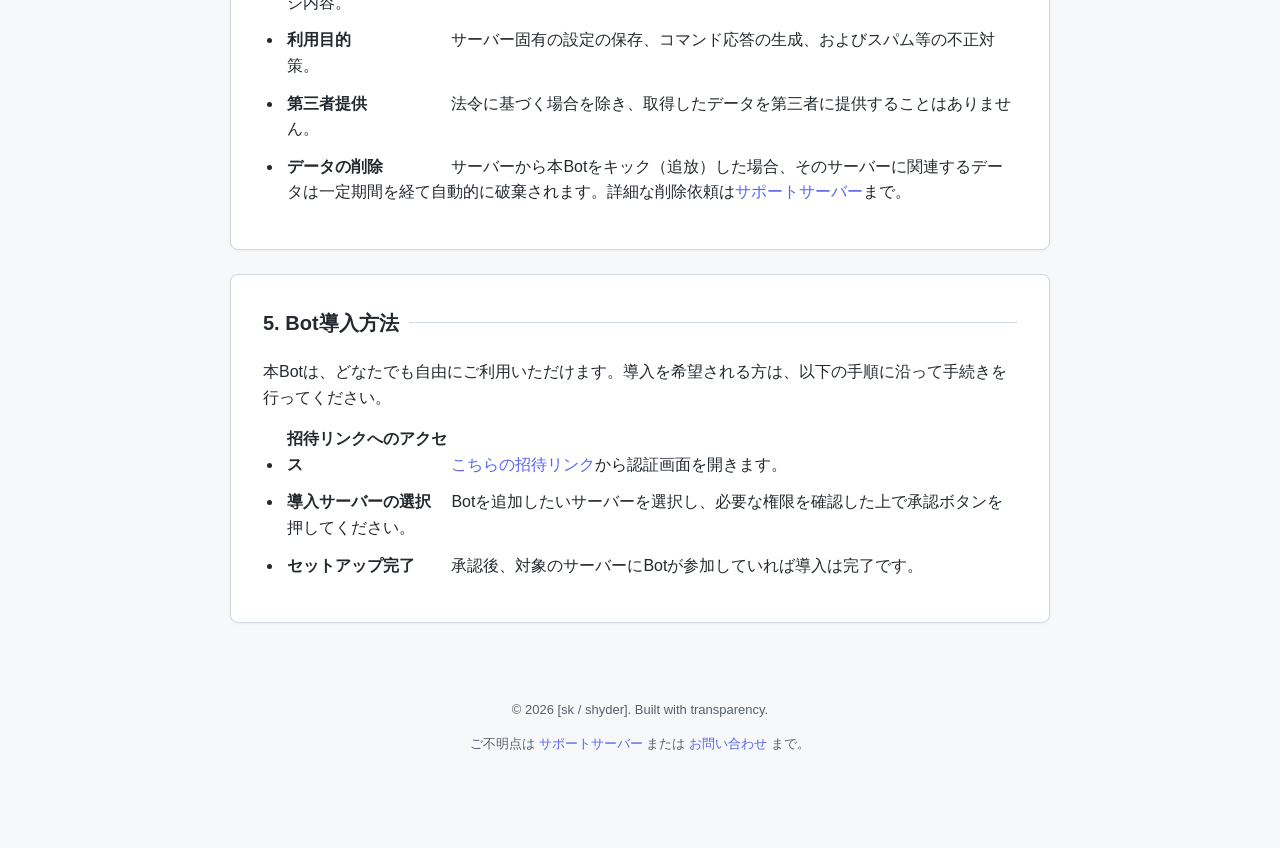
<file: 99_old/tos.html>
<!DOCTYPE html>
<html lang="ja">
<head>
    <meta charset="UTF-8">
    <meta name="viewport" content="width=device-width, initial-scale=1.0">
    <title>利用規約・プライバシーポリシー | [SDC]</title>
    <style>
        :root {
            --primary: #5865F2;
            --danger: #ed4245;
            --bg: #f6f8fa;
            --card-bg: #ffffff;
            --text-main: #24292f;
            --text-muted: #57606a;
            --border: #d0d7de;
            --overlay: rgba(0, 0, 0, 0.4);
        }

        body {
            font-family: -apple-system, BlinkMacSystemFont, "Segoe UI", "Hiragino Sans", "Hiragino Kaku Gothic ProN", Meiryo, sans-serif;
            background-color: var(--bg);
            color: var(--text-main);
            line-height: 1.6;
            margin: 0;
            padding: 40px 16px;
            scroll-behavior: smooth;
        }

        .wrapper {
            max-width: 820px;
            margin: 0 auto;
        }

        header {
            margin-bottom: 32px;
            padding-bottom: 24px;
            border-bottom: 1px solid var(--border);
        }

        h1 {
            font-size: 28px;
            font-weight: 700;
            margin: 0 0 8px 0;
            letter-spacing: -0.5px;
        }

        .meta {
            font-size: 14px;
            color: var(--text-muted);
        }

        .card {
            background: var(--card-bg);
            border: 1px solid var(--border);
            border-radius: 8px;
            padding: 32px;
            margin-bottom: 24px;
            box-shadow: 0 1px 3px rgba(0,0,0,0.04);
        }

        h2 {
            font-size: 20px;
            font-weight: 600;
            margin-top: 0;
            margin-bottom: 20px;
            display: flex;
            align-items: center;
            gap: 10px;
        }

        h2::after {
            content: '';
            flex-grow: 1;
            height: 1px;
            background: var(--border);
        }

        ul {
            padding-left: 20px;
            margin: 0;
        }

        li {
            margin-bottom: 12px;
            padding-left: 4px;
        }

        li strong {
            display: inline-block;
            width: 160px;
            color: var(--text-main);
            font-weight: 600;
        }

        .link-text {
            color: var(--primary);
            text-decoration: none;
            font-weight: 500;
        }

        .link-text:hover {
            text-decoration: underline;
        }

        .callout {
            background: #fff8c6;
            border: 1px solid rgba(212,167,44,0.4);
            padding: 16px;
            border-radius: 6px;
            color: #735c0f;
            font-size: 14px;
            margin-bottom: 20px;
        }

        .danger-callout {
            background: #ffebe9;
            border: 1px solid rgba(255,129,130,0.4);
            color: #cf222e;
        }

        footer {
            text-align: center;
            padding: 40px 0;
            color: var(--text-muted);
            font-size: 13px;
        }

        /* Menu Styles */
        .menu-trigger {
            position: fixed;
            bottom: 30px;
            left: 30px;
            width: 56px;
            height: 56px;
            background: var(--primary);
            color: white;
            border-radius: 50%;
            display: flex;
            align-items: center;
            justify-content: center;
            cursor: pointer;
            box-shadow: 0 4px 15px rgba(88, 101, 242, 0.4);
            z-index: 1000;
            transition: transform 0.2s;
        }
        
        .menu-trigger:hover { transform: scale(1.1); }
        
        .nav-overlay {
            position: fixed;
            top: 0;
            left: 0;
            width: 100%;
            height: 100%;
            background: var(--overlay);
            display: none;
            z-index: 1001;
            backdrop-filter: blur(4px);
        }

        .nav-content {
            position: fixed;
            bottom: 100px;
            left: 30px;
            background: var(--card-bg);
            border-radius: 12px;
            padding: 12px;
            box-shadow: 0 8px 30px rgba(0,0,0,0.2);
            width: 220px;
            display: none;
            z-index: 1002;
        }

        .nav-content a {
            display: block;
            padding: 12px 16px;
            color: var(--text-main);
            text-decoration: none;
            font-size: 14px;
            border-radius: 6px;
            transition: background 0.2s;
        }

        .nav-content a:hover {
            background: var(--bg);
            color: var(--primary);
        }

        .is-open { display: block !important; }
        
        @media (max-width: 600px) {
            .card { padding: 24px 20px; }
            li strong { display: block; width: auto; margin-bottom: 4px; }
            h1 { font-size: 24px; }
        }
    </style>
</head>
<body>

    <div class="wrapper">
        <header>
            <h1>利用規約・プライバシーポリシー</h1>
            <div class="meta">最終更新日: 2026年3月11日 • [SDC] 運営チーム</div>
        </header>

        <article>
            <section class="card" id="guideline">
                <h2>1. 利用ガイドライン</h2>
                <p>本規約は、[SDC]（以下「本Bot」）の利用者（以下「ユーザー」）と運営者との間の利用条件を定めるものです。</p>
                <ul>
                    <li><strong>プラットフォーム規約</strong> ユーザーは、本Botの利用にあたり、<a href="https://discord.com/terms" target="_blank" class="link-text">Discord利用規約</a>および<a href="https://discord.com/guidelines" target="_blank" class="link-text">コミュニティガイドライン</a>を遵守するものとします。</li>
                    <li><strong>誠実な利用</strong> 他のユーザーの利用を妨げる行為、公序良俗に反する行為、または運営を妨害する行為を行わないでください。</li>
                    <li><strong>サービスの提供</strong> 本Botは非営利または限定的な目的で提供されるものであり、運営者は継続的な提供を保証しません。</li>
                </ul>
            </section>

            <section class="card" id="prohibited">
                <h2>2. 禁止事項</h2>
                <p>以下の行為を固く禁じます。違反を確認した場合、運営者は予告なくアクセス制限、またはブラックリストへの登録を行うことができます。</p>
                <ul>
                    <li><strong>リソースへの攻撃</strong> Botの過度なメンション、コマンドの連投（スパム）、サーバーへの負荷をかける行為。</li>
                    <li><strong>不当な解析</strong> 本Botのプログラムの複製、修正、リバースエンジニアリング、または脆弱性を突いた攻撃。</li>
                    <li><strong>なりすまし</strong> 運営者または第三者を装い、情報を詐取する行為。</li>
                    <li><strong>権利侵害</strong> 本Botを通じて、第三者のプライバシー、著作権、名誉を損なう投稿やデータの取得を行う行為。</li>
                </ul>
            </section>

            <section class="card" id="disclaimer">
                <h2>3. 免責事項</h2>
                <div class="callout danger-callout">
                    <strong>重要：</strong>本Botは「現状有姿（As-is）」で提供されます。運営者は、エラーの不存在、安全性の確保、および特定の目的への適合性について一切保証しません。
                </div>
                <ul>
                    <li><strong>自己責任原則</strong> 本Botの利用により発生した損害（データ消失、サーバーの設定破壊、人間関係のトラブル等）について、運営者は一切の法的責任を負いません。</li>
                    <li><strong>仕様の変更</strong> 運営者は予告なく、本Botの機能の追加、変更、中断、または終了を行う権利を有します。</li>
                    <li><strong>準拠法・管轄</strong> 本規約の解釈にあたっては日本法を準拠法とし、紛争が生じた場合は、運営者の所在地を管轄する裁判所を第一審の専属的合意管轄裁判所とします。</li>
                </ul>
            </section>

            <section class="card" id="privacy">
                <h2>4. プライバシーポリシー</h2>
                <p>本Botは、Discord APIを通じて取得される最小限の情報のみを利用します。</p>
                <ul>
                    <li><strong>取得データ</strong> ユーザーID、サーバーID、ロール情報、およびコマンド実行に必要なメッセージ内容。</li>
                    <li><strong>利用目的</strong> サーバー固有の設定の保存、コマンド応答の生成、およびスパム等の不正対策。</li>
                    <li><strong>第三者提供</strong> 法令に基づく場合を除き、取得したデータを第三者に提供することはありません。</li>
                    <li><strong>データの削除</strong> サーバーから本Botをキック（追放）した場合、そのサーバーに関連するデータは一定期間を経て自動的に破棄されます。詳細な削除依頼は<a href="https://discord.gg/gbz4bQp2xM" class="link-text">サポートサーバー</a>まで。</li>
            </section>
            
            <section class="card" id="Introduce">
  <h2>5. Bot導入方法</h2>
  <p>本Botは、どなたでも自由にご利用いただけます。導入を希望される方は、以下の手順に沿って手続きを行ってください。</p>
  <ul> 
    <li>
      <strong>招待リンクへのアクセス</strong>
      <a href="https://discord.com/oauth2/authorize?client_id=1473754857054929149&permissions=8&integration_type=0&scope=bot" class="link-text">こちらの招待リンク</a>から認証画面を開きます。
    </li>
    <li>
      <strong>導入サーバーの選択</strong>
      Botを追加したいサーバーを選択し、必要な権限を確認した上で承認ボタンを押してください。
    </li>
    <li>
      <strong>セットアップ完了</strong>
      承認後、対象のサーバーにBotが参加していれば導入は完了です。
    </li>
  </ul>
</section>

        </article>

        <footer>
            <p>&copy; 2026 [sk / shyder]. Built with transparency.</p>
            <p>ご不明点は <a href="https://discord.gg/gbz4bQp2xM" class="link-text">サポートサーバー</a> または <a href="お問い合わせのURL" class="link-text">お問い合わせ</a> まで。</p>
        </footer>
    </div>

    <div class="menu-trigger" onclick="toggleMenu()" title="メニューを開く">
        <svg width="24" height="24" viewBox="0 0 24 24" fill="none" stroke="currentColor" stroke-width="2" stroke-linecap="round" stroke-linejoin="round"><line x1="3" y1="12" x2="21" y2="12"></line><line x1="3" y1="6" x2="21" y2="6"></line><line x1="3" y1="18" x2="21" y2="18"></line></svg>
    </div>

    <div class="nav-overlay" id="overlay" onclick="toggleMenu()"></div>
    <nav class="nav-content" id="navContent">
        <a href="#guideline" onclick="toggleMenu()">1. ガイドライン</a>
        <a href="#prohibited" onclick="toggleMenu()">2. 禁止事項</a>
        <a href="#disclaimer" onclick="toggleMenu()">3. 免責事項</a>
        <a href="#privacy" onclick="toggleMenu()">4. プライバシー</a>
        <a href="#Introduce" onclick="toggleMenu()">5. Botの導入方法</a>
    </nav>

    <script>
        function toggleMenu() {
            const overlay = document.getElementById('overlay');
            const content = document.getElementById('navContent');
            overlay.classList.toggle('is-open');
            content.classList.toggle('is-open');
        }

        document.querySelectorAll('a[href^="#"]').forEach(anchor => {
            anchor.addEventListener('click', function (e) {
                const target = document.querySelector(this.getAttribute('href'));
                if (target) {
                    e.preventDefault();
                    window.scrollTo({
                        top: target.offsetTop - 20,
                        behavior: 'smooth'
                    });
                }
            });
        });
    </script>

</body>
</html>
</file>
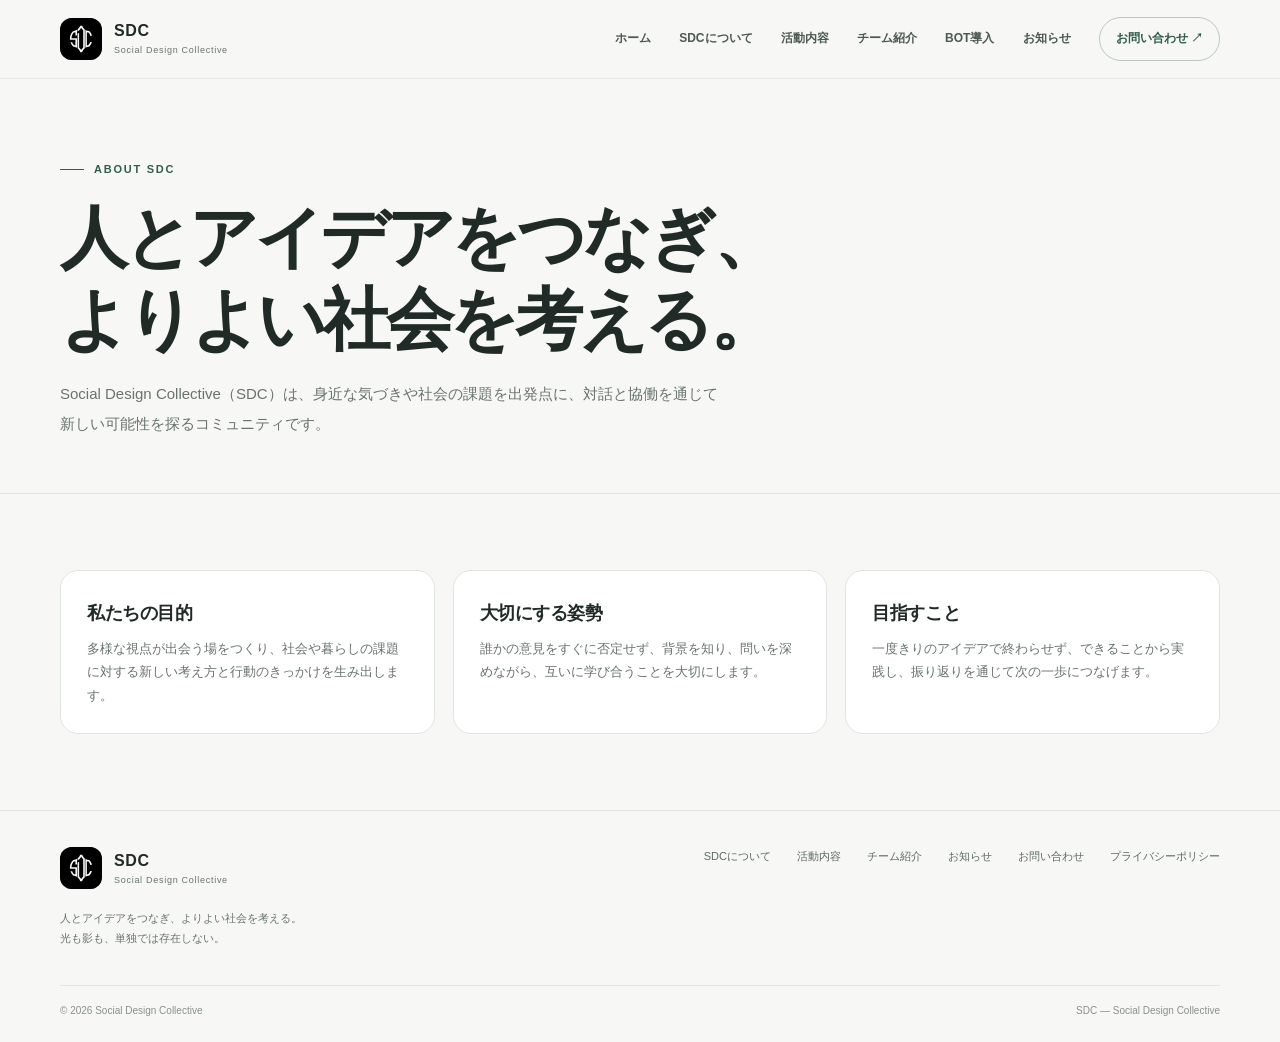
<file: pages/about.html>
<!DOCTYPE html>
<html lang="ja">
<head>
  <meta charset="UTF-8">
  <meta name="viewport" content="width=device-width, initial-scale=1">
  <meta name="theme-color" content="#f7f8f6">
  <meta name="description" content="対話と協働を通じて、人とアイデアをつなぐコミュニティです。">
  <title>SDCについて | SDC — Social Design Collective</title>
  <link rel="stylesheet" href="../assets/css/style.css">
  <script src="../assets/js/site.js" defer></script>
</head>
<body>
  <header class="site-header">
    <div class="container header-inner">
      <a class="brand" href="../index.html" aria-label="SDC ホーム">
        <span class="brand-mark"><img src="../assets/images/sdc-icon.svg" alt="" data-fallback-text="SDC"></span>
        <span class="brand-copy"><strong>SDC</strong><small>Social Design Collective</small></span>
      </a>
      <button class="menu-toggle" type="button" aria-label="メニューを開く" aria-expanded="false" aria-controls="global-nav">
        <svg viewBox="0 0 24 24" fill="none" stroke="currentColor" stroke-width="1.7" stroke-linecap="round" aria-hidden="true"><path d="M4 7h16M4 12h16M4 17h16"/></svg>
      </button>
      <nav class="nav" id="global-nav" aria-label="メインナビゲーション">
        <a href="../index.html">ホーム</a>
        <a href="../pages/about.html" aria-current="page">SDCについて</a>
        <a href="../pages/activities.html">活動内容</a>
        <a href="../pages/teams.html">チーム紹介</a>
        <a href="../pages/bots.html">BOT導入</a>
        <a href="../pages/news.html">お知らせ</a>
        <a class="nav-cta" href="../pages/contact.html">お問い合わせ ↗</a>
      </nav>
    </div>
  </header>
  <main>
<section class="page-hero"><div class="container"><span class="eyebrow">About SDC</span><h1>人とアイデアをつなぎ、<br>よりよい社会を考える。</h1><p>Social Design Collective（SDC）は、身近な気づきや社会の課題を出発点に、対話と協働を通じて新しい可能性を探るコミュニティです。</p></div></section>
<section class="section"><div class="container"><div class="cards">
<div class="content-card"><h2>私たちの目的</h2><p>多様な視点が出会う場をつくり、社会や暮らしの課題に対する新しい考え方と行動のきっかけを生み出します。</p></div>
<div class="content-card"><h2>大切にする姿勢</h2><p>誰かの意見をすぐに否定せず、背景を知り、問いを深めながら、互いに学び合うことを大切にします。</p></div>
<div class="content-card"><h2>目指すこと</h2><p>一度きりのアイデアで終わらせず、できることから実践し、振り返りを通じて次の一歩につなげます。</p></div>
</div></div></section>
  </main>
  <footer class="site-footer">
    <div class="container footer-main">
      <div class="footer-brand">
        <a class="brand" href="../index.html" aria-label="SDC ホーム">
          <span class="brand-mark"><img src="../assets/images/sdc-icon.svg" alt=""></span>
          <span class="brand-copy"><strong>SDC</strong><small>Social Design Collective</small></span>
        </a>
        <p>人とアイデアをつなぎ、よりよい社会を考える。<br>光も影も、単独では存在しない。</p>
      </div>
      <nav class="footer-links" aria-label="フッターナビゲーション">
        <a href="../pages/about.html">SDCについて</a>
        <a href="../pages/activities.html">活動内容</a>
        <a href="../pages/teams.html">チーム紹介</a>
        <a href="../pages/news.html">お知らせ</a>
        <a href="../pages/contact.html">お問い合わせ</a>
        <a href="../pages/privacy.html">プライバシーポリシー</a>
      </nav>
    </div>
    <div class="container footer-bottom">
      <span>© <span data-year>2026</span> Social Design Collective</span>
      <span>SDC — Social Design Collective</span>
    </div>
  </footer>
</body>
</html>
</file>
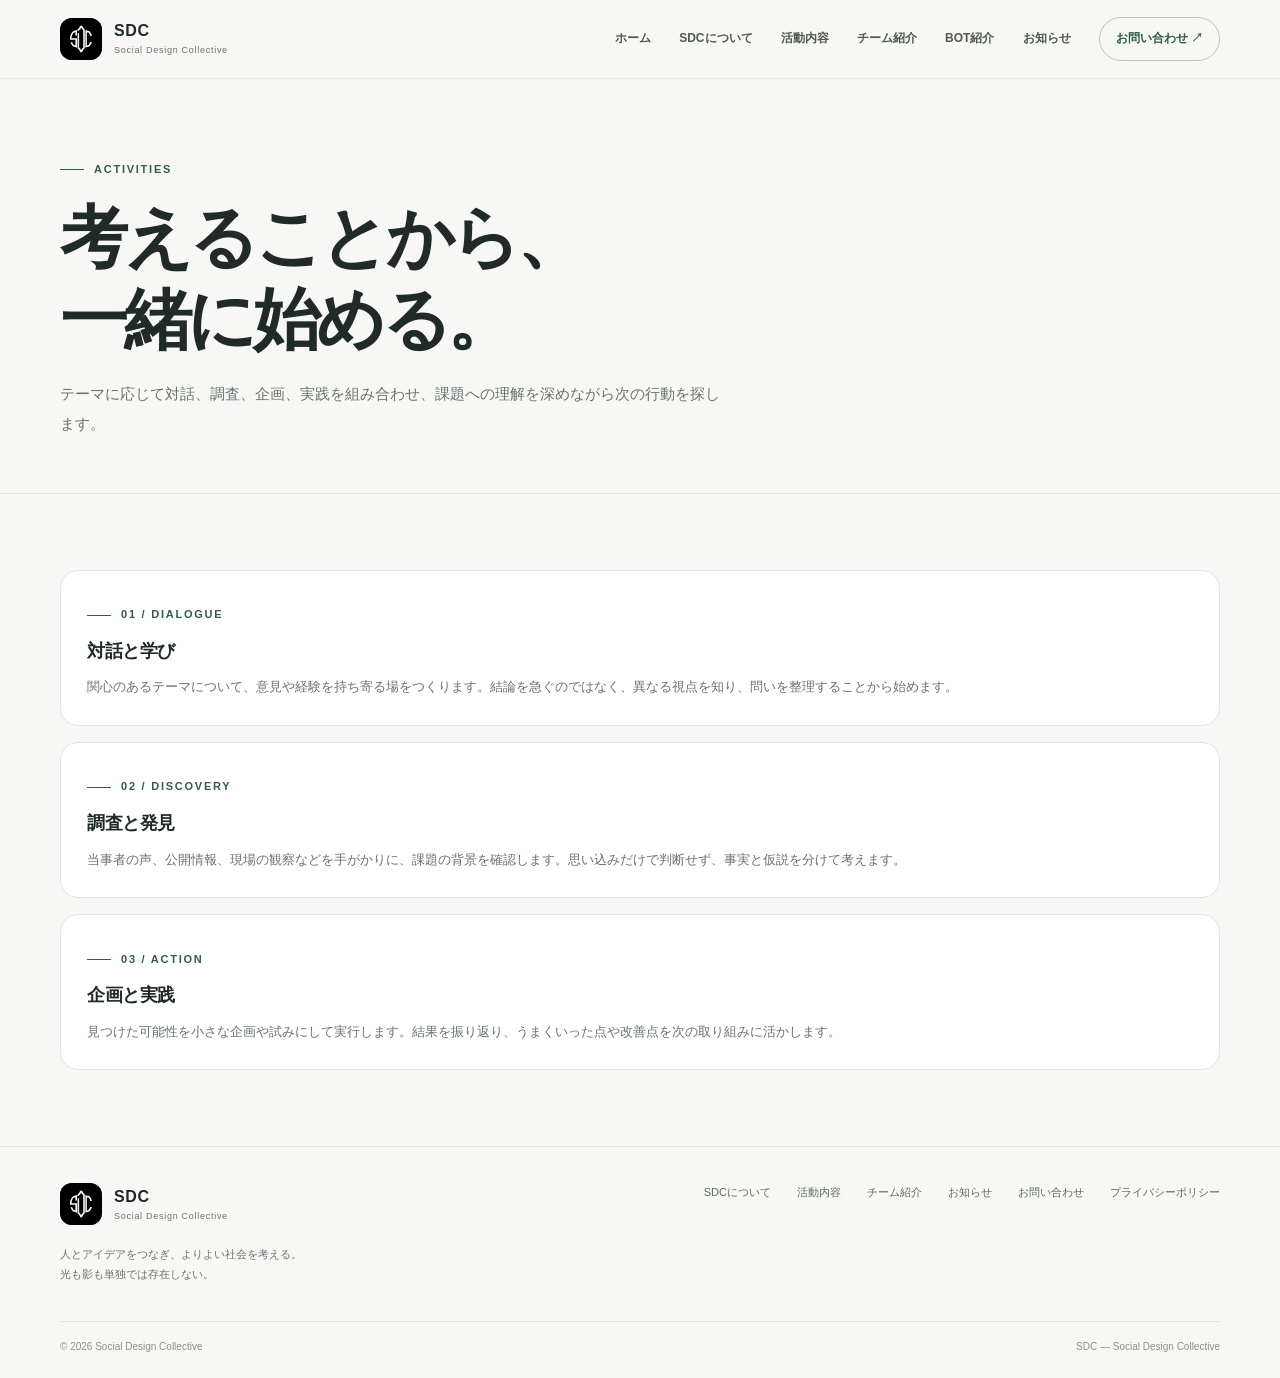
<file: pages/activities.html>
<!DOCTYPE html>
<html lang="ja">
<head>
  <meta charset="UTF-8">
  <meta name="viewport" content="width=device-width, initial-scale=1">
  <meta name="theme-color" content="#f7f8f6">
  <meta name="description" content="SDCの活動テーマと取り組み方をご紹介します。">
  <title>活動内容 | SDC — Social Design Collective</title>
  <link rel="stylesheet" href="../assets/css/style.css">
  <script src="../assets/js/site.js" defer></script>
</head>
<body>
  <header class="site-header">
    <div class="container header-inner">
      <a class="brand" href="../index.html" aria-label="SDC ホーム">
        <span class="brand-mark"><img src="../assets/images/sdc-icon.svg" alt="" data-fallback-text="SDC"></span>
        <span class="brand-copy"><strong>SDC</strong><small>Social Design Collective</small></span>
      </a>
      <button class="menu-toggle" type="button" aria-label="メニューを開く" aria-expanded="false" aria-controls="global-nav">
        <svg viewBox="0 0 24 24" fill="none" stroke="currentColor" stroke-width="1.7" stroke-linecap="round" aria-hidden="true"><path d="M4 7h16M4 12h16M4 17h16"/></svg>
      </button>
      <nav class="nav" id="global-nav" aria-label="メインナビゲーション">
        <a href="../index.html">ホーム</a>
        <a href="../pages/about.html">SDCについて</a>
        <a href="../pages/activities.html" aria-current="page">活動内容</a>
        <a href="../pages/teams.html">チーム紹介</a>
        <a href="../pages/bots.html">BOT紹介</a>
        <a href="../pages/news.html">お知らせ</a>
        <a class="nav-cta" href="../pages/contact.html">お問い合わせ ↗</a>
      </nav>
    </div>
  </header>
  <main>
<section class="page-hero"><div class="container"><span class="eyebrow">Activities</span><h1>考えることから、<br>一緒に始める。</h1><p>テーマに応じて対話、調査、企画、実践を組み合わせ、課題への理解を深めながら次の行動を探します。</p></div></section>
<section class="section"><div class="container">
<div class="content-card" id="dialogue" style="margin-bottom:16px"><span class="eyebrow">01 / Dialogue</span><h2 style="margin-top:10px">対話と学び</h2><p>関心のあるテーマについて、意見や経験を持ち寄る場をつくります。結論を急ぐのではなく、異なる視点を知り、問いを整理することから始めます。</p></div>
<div class="content-card" id="research" style="margin-bottom:16px"><span class="eyebrow">02 / Discovery</span><h2 style="margin-top:10px">調査と発見</h2><p>当事者の声、公開情報、現場の観察などを手がかりに、課題の背景を確認します。思い込みだけで判断せず、事実と仮説を分けて考えます。</p></div>
<div class="content-card" id="action"><span class="eyebrow">03 / Action</span><h2 style="margin-top:10px">企画と実践</h2><p>見つけた可能性を小さな企画や試みにして実行します。結果を振り返り、うまくいった点や改善点を次の取り組みに活かします。</p></div>
</div></section>
  </main>
  <footer class="site-footer">
    <div class="container footer-main">
      <div class="footer-brand">
        <a class="brand" href="../index.html" aria-label="SDC ホーム">
          <span class="brand-mark"><img src="../assets/images/sdc-icon.svg" alt=""></span>
          <span class="brand-copy"><strong>SDC</strong><small>Social Design Collective</small></span>
        </a>
        <p>人とアイデアをつなぎ、よりよい社会を考える。<br>光も影も単独では存在しない。</p>
      </div>
      <nav class="footer-links" aria-label="フッターナビゲーション">
        <a href="../pages/about.html">SDCについて</a>
        <a href="../pages/activities.html">活動内容</a>
        <a href="../pages/teams.html">チーム紹介</a>
        <a href="../pages/news.html">お知らせ</a>
        <a href="../pages/contact.html">お問い合わせ</a>
        <a href="../pages/privacy.html">プライバシーポリシー</a>
      </nav>
    </div>
    <div class="container footer-bottom">
      <span>© <span data-year>2026</span> Social Design Collective</span>
      <span>SDC — Social Design Collective</span>
    </div>
  </footer>
</body>
</html>
</file>
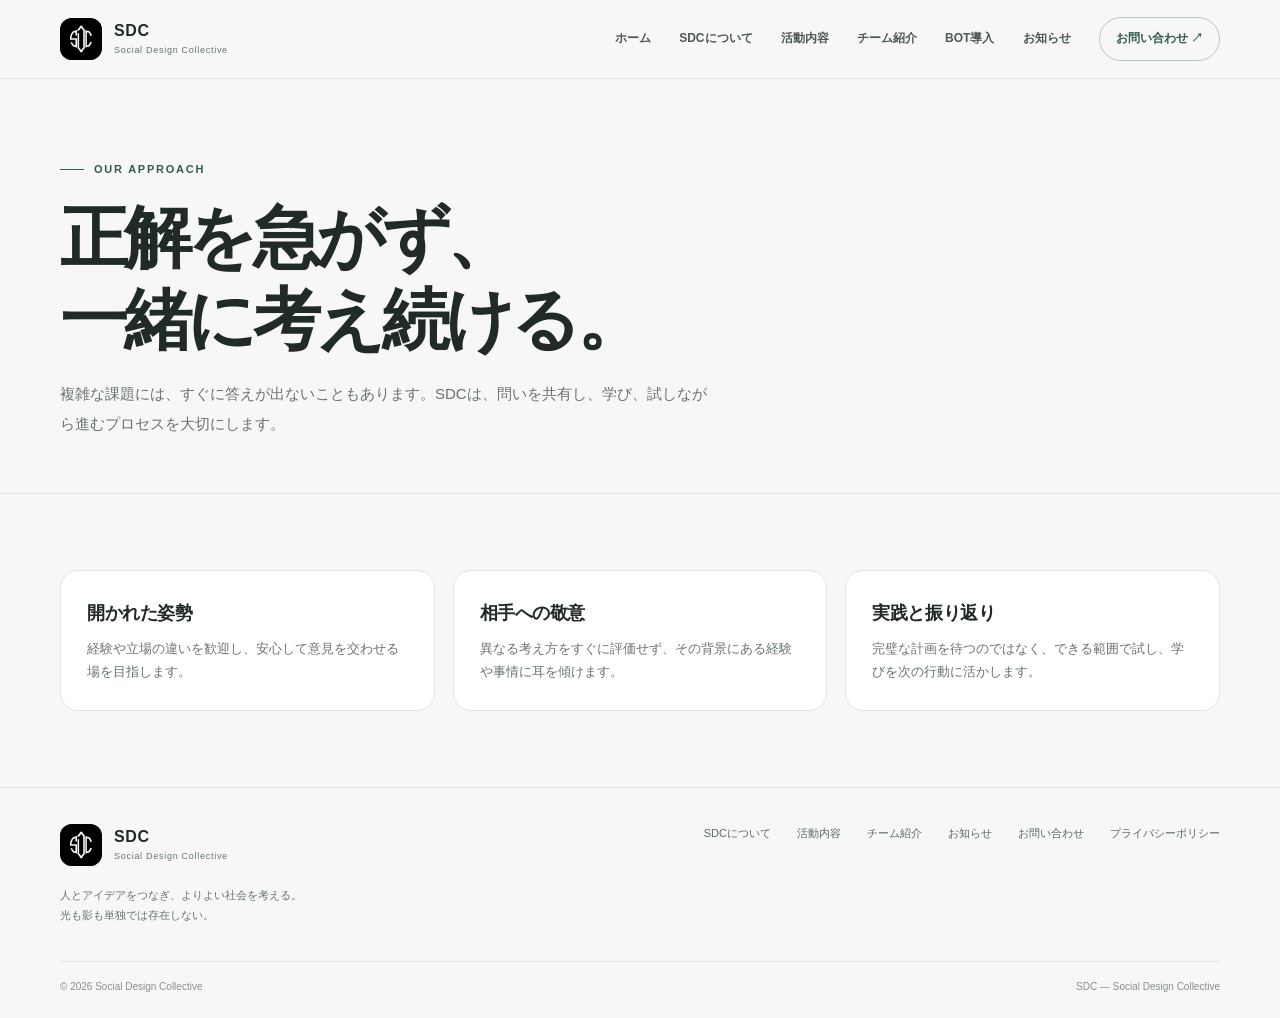
<file: pages/approach.html>
<!DOCTYPE html>
<html lang="ja">
<head>
  <meta charset="UTF-8">
  <meta name="viewport" content="width=device-width, initial-scale=1">
  <meta name="theme-color" content="#f7f8f6">
  <meta name="description" content="SDCが活動の中で大切にしている考え方をご紹介します。">
  <title>大切にしていること | SDC — Social Design Collective</title>
  <link rel="stylesheet" href="../assets/css/style.css">
  <script src="../assets/js/site.js" defer></script>
</head>
<body>
  <header class="site-header">
    <div class="container header-inner">
      <a class="brand" href="../index.html" aria-label="SDC ホーム">
        <span class="brand-mark"><img src="../assets/images/sdc-icon.svg" alt="" data-fallback-text="SDC"></span>
        <span class="brand-copy"><strong>SDC</strong><small>Social Design Collective</small></span>
      </a>
      <button class="menu-toggle" type="button" aria-label="メニューを開く" aria-expanded="false" aria-controls="global-nav">
        <svg viewBox="0 0 24 24" fill="none" stroke="currentColor" stroke-width="1.7" stroke-linecap="round" aria-hidden="true"><path d="M4 7h16M4 12h16M4 17h16"/></svg>
      </button>
      <nav class="nav" id="global-nav" aria-label="メインナビゲーション">
        <a href="../index.html">ホーム</a>
        <a href="../pages/about.html" aria-current="page">SDCについて</a>
        <a href="../pages/activities.html">活動内容</a>
        <a href="../pages/teams.html">チーム紹介</a>
        <a href="../pages/bots.html">BOT導入</a>
        <a href="../pages/news.html">お知らせ</a>
        <a class="nav-cta" href="../pages/contact.html">お問い合わせ ↗</a>
      </nav>
    </div>
  </header>
  <main>
<section class="page-hero"><div class="container"><span class="eyebrow">Our Approach</span><h1>正解を急がず、<br>一緒に考え続ける。</h1><p>複雑な課題には、すぐに答えが出ないこともあります。SDCは、問いを共有し、学び、試しながら進むプロセスを大切にします。</p></div></section>
<section class="section"><div class="container cards">
<div class="content-card"><h2>開かれた姿勢</h2><p>経験や立場の違いを歓迎し、安心して意見を交わせる場を目指します。</p></div>
<div class="content-card"><h2>相手への敬意</h2><p>異なる考え方をすぐに評価せず、その背景にある経験や事情に耳を傾けます。</p></div>
<div class="content-card"><h2>実践と振り返り</h2><p>完璧な計画を待つのではなく、できる範囲で試し、学びを次の行動に活かします。</p></div>
</div></section>
  </main>
  <footer class="site-footer">
    <div class="container footer-main">
      <div class="footer-brand">
        <a class="brand" href="../index.html" aria-label="SDC ホーム">
          <span class="brand-mark"><img src="../assets/images/sdc-icon.svg" alt=""></span>
          <span class="brand-copy"><strong>SDC</strong><small>Social Design Collective</small></span>
        </a>
        <p>人とアイデアをつなぎ、よりよい社会を考える。<br>光も影も単独では存在しない。</p>
      </div>
      <nav class="footer-links" aria-label="フッターナビゲーション">
        <a href="../pages/about.html">SDCについて</a>
        <a href="../pages/activities.html">活動内容</a>
        <a href="../pages/teams.html">チーム紹介</a>
        <a href="../pages/news.html">お知らせ</a>
        <a href="../pages/contact.html">お問い合わせ</a>
        <a href="../pages/privacy.html">プライバシーポリシー</a>
      </nav>
    </div>
    <div class="container footer-bottom">
      <span>© <span data-year>2026</span> Social Design Collective</span>
      <span>SDC — Social Design Collective</span>
    </div>
  </footer>
</body>
</html>
</file>
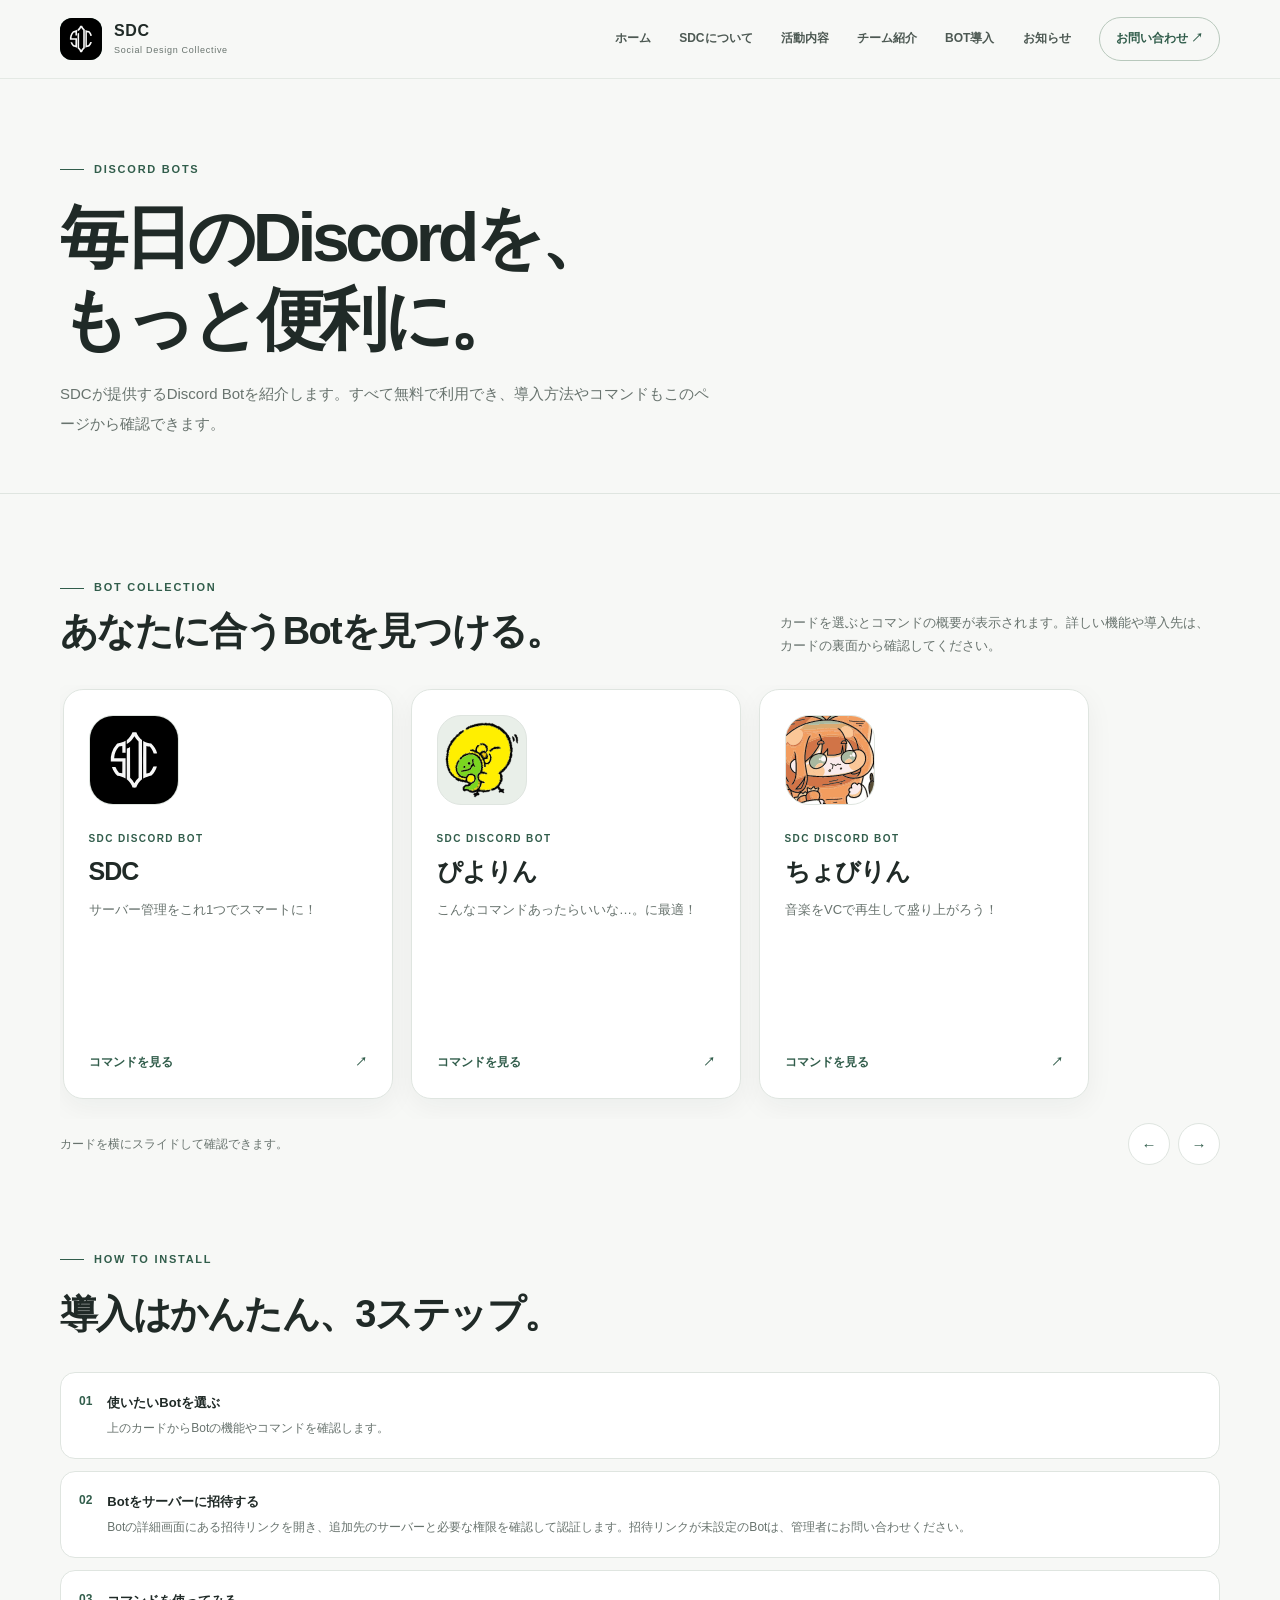
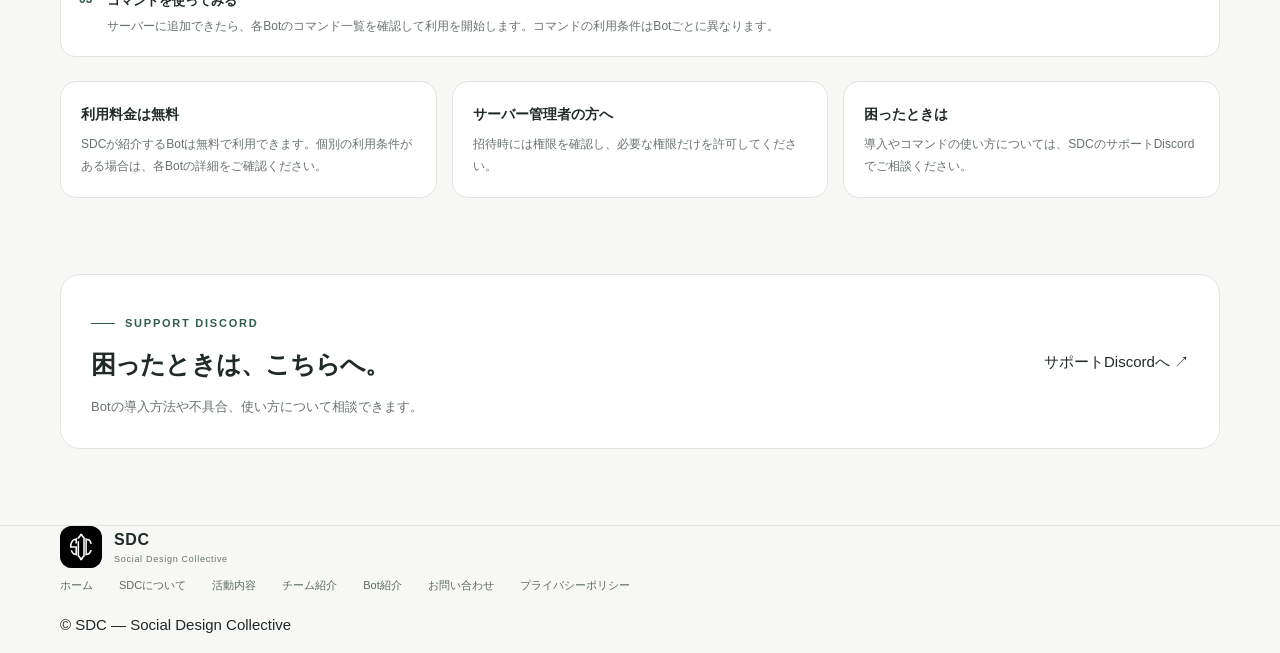
<file: pages/bots.html>
<!DOCTYPE html>
<html lang="ja">
<head>
  <meta charset="UTF-8">
  <meta name="viewport" content="width=device-width, initial-scale=1">
  <meta name="theme-color" content="#f7f8f6">
  <meta name="description" content="SDCが提供する無料Discord Botの紹介、導入方法、コマンド一覧、サポート情報。">
  <title>Discord Bot | SDC — Social Design Collective</title>
  <link rel="stylesheet" href="../assets/css/style.css">
  <script src="../assets/js/site.js" defer></script>
  <style>
    .bots-intro{display:flex;align-items:end;justify-content:space-between;gap:24px;margin-bottom:28px}
    .bots-intro h2{margin:8px 0 0;font-size:clamp(26px,3.5vw,38px);letter-spacing:-.045em;line-height:1.35}
    .bots-intro p{max-width:440px;margin:0;color:var(--muted);font-size:13px}
    .bots-track{display:grid;grid-auto-columns:minmax(270px,330px);grid-auto-flow:column;gap:18px;overflow-x:auto;padding:4px 3px 20px;scroll-snap-type:x mandatory;overscroll-behavior-inline:contain;scrollbar-color:#b8c9bc transparent;scrollbar-width:thin}
    .bot-card{height:410px;perspective:1200px;scroll-snap-align:start}
    .bot-card-inner{position:relative;width:100%;height:100%;transform-style:preserve-3d;transition:transform .55s cubic-bezier(.2,.7,.2,1)}
    .bot-card.is-flipped .bot-card-inner{transform:rotateY(180deg)}
    .bot-face{position:absolute;inset:0;width:100%;height:100%;padding:25px;border:1px solid var(--line);border-radius:20px;background:var(--surface);box-shadow:0 8px 28px rgba(29,48,39,.05);backface-visibility:hidden;-webkit-backface-visibility:hidden;text-align:left;color:var(--ink)}
    button.bot-face{font:inherit;cursor:pointer}
    .bot-face:focus-visible{outline:3px solid #88a997;outline-offset:4px}
    .bot-front{display:flex;flex-direction:column;align-items:flex-start}
    .bot-icon{display:grid;place-items:center;width:90px;height:90px;overflow:hidden;border:1px solid var(--line);border-radius:24px;background:var(--pale);color:var(--green);font-size:25px;font-weight:800}
    .bot-icon img{width:100%;height:100%;object-fit:cover}
    .bot-label{margin-top:25px;color:var(--green);font-size:10px;font-weight:800;letter-spacing:.14em}
    .bot-name{margin:7px 0 10px;font-size:25px;line-height:1.3;letter-spacing:-.04em}
    .bot-description{margin:0;color:var(--muted);font-size:13px;line-height:1.9}
    .bot-flip-hint{display:flex;align-items:center;justify-content:space-between;width:100%;margin-top:auto;padding-top:20px;color:var(--green);font-size:12px;font-weight:750}
    .bot-back{display:flex;flex-direction:column;transform:rotateY(180deg)}
    .bot-back-top{display:flex;align-items:center;gap:12px;padding-bottom:17px;border-bottom:1px solid var(--line)}
    .bot-back .bot-icon{width:48px;height:48px;border-radius:14px;flex-shrink:0;font-size:16px}
    .bot-back .bot-icon img{width:100%;height:100%;object-fit:cover}
    .bot-back .bot-name{margin:0;font-size:18px}
    .bot-back h4{margin:19px 0 10px;font-size:13px}
    .bot-commands{display:grid;gap:10px;margin:0;padding:0;list-style:none}
    .bot-commands li{display:grid;gap:2px;padding:10px 12px;border-radius:10px;background:#f3f5f2}
    .bot-commands code{color:var(--green-dark);font-size:12px;font-weight:750;overflow-wrap:anywhere}
    .bot-commands span{color:var(--muted);font-size:11px;line-height:1.65}
    .bot-card-actions{display:flex;gap:8px;margin-top:auto;padding-top:15px}
    .bot-action{display:inline-flex;align-items:center;justify-content:center;min-height:40px;padding:9px 13px;border:1px solid #cbd8ce;border-radius:999px;background:transparent;color:var(--green);font-size:11px;font-weight:750;cursor:pointer}
    .bot-action.primary{background:var(--green);border-color:var(--green);color:#fff}
    .bot-action:hover{opacity:.8}
    .bots-controls{display:flex;align-items:center;justify-content:space-between;gap:16px;margin-top:4px}
    .bots-controls p{margin:0;color:var(--muted);font-size:12px}
    .bots-arrows{display:flex;gap:8px}
    .bots-arrows button{width:42px;height:42px;border:1px solid var(--line);border-radius:50%;background:var(--surface);color:var(--green);cursor:pointer}
    .bots-arrows button:hover{background:var(--pale)}
    .bots-empty{padding:30px;border:1px dashed var(--line);border-radius:18px;color:var(--muted)}
    .bot-detail-dialog{width:min(620px,calc(100% - 28px));max-height:85vh;padding:0;border:1px solid var(--line);border-radius:20px;background:var(--surface);color:var(--ink);box-shadow:0 25px 90px #0002}
    .bot-detail-dialog::backdrop{background:#14221db3;backdrop-filter:blur(4px)}
    .bot-detail-content{padding:28px}
    .bot-detail-heading{display:flex;align-items:center;justify-content:space-between;gap:16px}
    .bot-detail-heading h2{margin:0;font-size:25px}
    .bot-detail-close{width:38px;height:38px;border:1px solid var(--line);border-radius:50%;background:transparent;color:var(--ink);cursor:pointer;font-size:20px}
    .bot-detail-body{margin-top:20px;color:var(--muted);font-size:13px;line-height:2;white-space:pre-line}
    .bot-detail-body h3{margin:20px 0 8px;color:var(--ink);font-size:15px}
    .bot-detail-body ul{padding-left:20px}
    .bot-detail-links{display:flex;flex-wrap:wrap;gap:10px;margin-top:24px}
    .bot-detail-links a{display:inline-flex;align-items:center;justify-content:center;padding:10px 15px;border:1px solid #cbd8ce;border-radius:999px;color:var(--green);font-size:12px;font-weight:750}
    .bot-detail-links a.primary{background:var(--green);color:#fff}
    .bot-info-grid{display:grid;grid-template-columns:repeat(3,minmax(0,1fr));gap:15px;margin-top:24px}
    .bot-info-item{padding:20px;border:1px solid var(--line);border-radius:16px;background:var(--surface)}
    .bot-info-item strong{display:block;margin-bottom:7px;font-size:14px}
    .bot-info-item p{margin:0;color:var(--muted);font-size:12px}
    .bot-steps{counter-reset:bot-step;display:grid;gap:12px;margin-top:24px}
    .bot-step{display:flex;gap:15px;align-items:flex-start;padding:18px;border:1px solid var(--line);border-radius:15px;background:var(--surface)}
    .bot-step::before{counter-increment:bot-step;content:counter(bot-step,decimal-leading-zero);color:var(--green);font-size:12px;font-weight:800}
    .bot-step strong{display:block;margin-bottom:4px;font-size:13px}
    .bot-step p{margin:0;color:var(--muted);font-size:12px}
    .bot-support{display:flex;align-items:center;justify-content:space-between;gap:22px;padding:30px;border:1px solid var(--line);border-radius:20px;background:var(--surface)}
    .bot-support h2{margin:8px 0;font-size:25px;letter-spacing:-.035em}
    .bot-support p{margin:0;color:var(--muted);font-size:13px}
    .bot-support .button{flex-shrink:0}
    @media(max-width:700px){
      .bots-intro{align-items:flex-start;flex-direction:column}
      .bots-track{grid-auto-columns:minmax(260px,85%)}
      .bot-card{height:420px}
      .bot-info-grid{grid-template-columns:1fr}
      .bot-support{align-items:flex-start;flex-direction:column}
      .bot-detail-content{padding:22px}
    }
    @media(prefers-reduced-motion:reduce){.bot-card-inner{transition:none}}
  </style>
</head>
<body>
  <header class="site-header">
    <div class="container header-inner">
      <a class="brand" href="../index.html" aria-label="SDC ホーム">
        <span class="brand-mark"><img src="../assets/images/sdc-icon.svg" alt="" data-fallback-text="SDC"></span>
        <span class="brand-copy"><strong>SDC</strong><small>Social Design Collective</small></span>
      </a>
      <button class="menu-toggle" type="button" aria-label="メニューを開く" aria-expanded="false" aria-controls="global-nav">
        <svg viewBox="0 0 24 24" fill="none" stroke="currentColor" stroke-width="1.7" stroke-linecap="round" aria-hidden="true"><path d="M4 7h16M4 12h16M4 17h16"/></svg>
      </button>
      <nav class="nav" id="global-nav" aria-label="メインナビゲーション">
        <a href="../index.html">ホーム</a>
        <a href="about.html">SDCについて</a>
        <a href="activities.html">活動内容</a>
        <a href="teams.html">チーム紹介</a>
        <a href="bots.html" aria-current="page">BOT導入</a>
        <a href="news.html">お知らせ</a>
        <a class="nav-cta" href="contact.html">お問い合わせ ↗</a>
      </nav>
    </div>
  </header>

  <main>
    <section class="page-hero">
      <div class="container">
        <span class="eyebrow">Discord Bots</span>
        <h1>毎日のDiscordを、<br>もっと便利に。</h1>
        <p>SDCが提供するDiscord Botを紹介します。すべて無料で利用でき、導入方法やコマンドもこのページから確認できます。</p>
      </div>
    </section>

    <section class="section">
      <div class="container">
        <div class="bots-intro">
          <div>
            <span class="eyebrow">Bot Collection</span>
            <h2>あなたに合うBotを見つける。</h2>
          </div>
          <p>カードを選ぶとコマンドの概要が表示されます。詳しい機能や導入先は、カードの裏面から確認してください。</p>
        </div>

        <div class="bots-track" id="bots-track" aria-label="Discord Bot一覧"></div>
        <div class="bots-controls">
          <p>カードを横にスライドして確認できます。</p>
          <div class="bots-arrows">
            <button type="button" id="bots-prev" aria-label="前のBot">←</button>
            <button type="button" id="bots-next" aria-label="次のBot">→</button>
          </div>
        </div>

        <div style="margin-top:76px">
          <span class="eyebrow">How to Install</span>
          <h2 style="margin:10px 0 0;font-size:clamp(26px,3.5vw,38px);letter-spacing:-.045em">導入はかんたん、3ステップ。</h2>
          <div class="bot-steps">
            <div class="bot-step">
              <div><strong>使いたいBotを選ぶ</strong><p>上のカードからBotの機能やコマンドを確認します。</p></div>
            </div>
            <div class="bot-step">
              <div><strong>Botをサーバーに招待する</strong><p>Botの詳細画面にある招待リンクを開き、追加先のサーバーと必要な権限を確認して認証します。招待リンクが未設定のBotは、管理者にお問い合わせください。</p></div>
            </div>
            <div class="bot-step">
              <div><strong>コマンドを使ってみる</strong><p>サーバーに追加できたら、各Botのコマンド一覧を確認して利用を開始します。コマンドの利用条件はBotごとに異なります。</p></div>
            </div>
          </div>
          <div class="bot-info-grid">
            <div class="bot-info-item"><strong>利用料金は無料</strong><p>SDCが紹介するBotは無料で利用できます。個別の利用条件がある場合は、各Botの詳細をご確認ください。</p></div>
            <div class="bot-info-item"><strong>サーバー管理者の方へ</strong><p>招待時には権限を確認し、必要な権限だけを許可してください。</p></div>
            <div class="bot-info-item"><strong>困ったときは</strong><p>導入やコマンドの使い方については、SDCのサポートDiscordでご相談ください。</p></div>
          </div>
        </div>

        <section style="margin-top:76px" aria-labelledby="bot-support-title">
          <div class="bot-support">
            <div>
              <span class="eyebrow">Support Discord</span>
              <h2 id="bot-support-title">困ったときは、こちらへ。</h2>
              <p>Botの導入方法や不具合、使い方について相談できます。</p>
            </div>
            <a class="button" id="support-link" href="https://discord.gg/gbz4bQp2xM" target="_blank" rel="noopener noreferrer">サポートDiscordへ ↗</a>
          </div>
        </section>
      </div>
    </section>
  </main>

  <footer class="site-footer">
    <div class="container">
      <div class="footer-inner">
        <a class="brand" href="../index.html" aria-label="SDC ホーム">
          <span class="brand-mark"><img src="../assets/images/sdc-icon.svg" alt="" data-fallback-text="SDC"></span>
          <span class="brand-copy"><strong>SDC</strong><small>Social Design Collective</small></span>
        </a>
        <nav class="footer-links" aria-label="フッターナビゲーション">
          <a href="../index.html">ホーム</a>
          <a href="about.html">SDCについて</a>
          <a href="activities.html">活動内容</a>
          <a href="teams.html">チーム紹介</a>
          <a href="bots.html">Bot紹介</a>
          <a href="contact.html">お問い合わせ</a>
          <a href="privacy.html">プライバシーポリシー</a>
        </nav>
      </div>
      <p class="footer-copy">© SDC — Social Design Collective</p>
    </div>
  </footer>

  <dialog class="bot-detail-dialog" id="bot-detail-dialog" aria-labelledby="bot-detail-title">
    <div class="bot-detail-content">
      <div class="bot-detail-heading">
        <h2 id="bot-detail-title">Botの詳細</h2>
        <button class="bot-detail-close" type="button" id="bot-detail-close" aria-label="閉じる">×</button>
      </div>
      <div class="bot-detail-body" id="bot-detail-body"></div>
      <div class="bot-detail-links" id="bot-detail-links"></div>
    </div>
  </dialog>

  <script>
    /*
      Botの登録・変更は、この配列を編集してください。
      icon: アイコン画像の相対パス、または画像URL
      inviteUrl: Discordへの招待URL
      supportUrl: サポートページや案内ページなどのURL
      commands: 裏面に表示するコマンド概要
      details: 詳細画面に表示する説明
    */
    const SUPPORT_URL = "https://discord.gg/gbz4bQp2xM";

    const bots = [
      {
        id: "bot-01",
        name: "SDC",
        icon: "../assets/images/sdc-icon.svg",
        description:
        "サーバー管理をこれ1つでスマートに！",
        // + "ああ",
        inviteUrl: "https://discord.com/oauth2/authorize?client_id=1473754857054929149&permissions=8&integration_type=0&scope=bot",
        supportUrl: SUPPORT_URL,
        commands: [
          { command: "/verify", description: "参加時に簡単な認証をクリアしないとチャンネルを閲覧できないようにし、荒らしユーザーとBOTの侵入を防ぎます。" },
          { command: "/exp", description: "ユーザーがチャットするだけで経験値が自動で溜まる仕組みを管理します。" },
          { command: "/outword", description: "指定した禁止ワードを発言したユーザーを自動でタイムアウト、手動で解除 BAN をする機能を管理します。" },
        ],
        details: "複数のBOTを使い分ける必要がなくなるため、コマンドの覚える負担や権限管理の手間が大幅に減ります。\n難しい設定は不要！スラッシュコマンド( / )で、誰でも簡単に直感的に操作できます。",
        features: [
          "サーバーの運営にかかる手間を最小限にし、安全で居心地の良いコミュニティ環境を作るための万能型BOTです。具体的な用途に合わせて以下のような機能が活躍します。",
          "サーバー導入時には管理者(Administrator)権限が必要となります。管理対象となるメンバーや他のロールよりも上位の階層に配置されている必要があります。位置が低い場合、タイムアウトやロール付与が正常に動作しません。",
          "問い合わせは、公式Discordサーバーまで！",
        ]
      },

      {
        id: "bot-02",
        name: "ぴよりん",
        icon: "../assets/images/bots/piyorin.svg",
        description: "こんなコマンドあったらいいな…。に最適！",
        inviteUrl: "https://discord.com/oauth2/authorize?client_id=1543187422538502154&permissions=8&integration_type=0&scope=bot",
        supportUrl: SUPPORT_URL,
        commands: [
          { command: "/icon", description: "指定したユーザーのアイコンをダウンロードできます。" },
          { command: "/say", description: "指定したユーザーになりすまして自由にチャットできます。" },
          { command: "/who", description: "ユーザーIDからユーザー名と表示名を特定します。" },
          // { command: "/haihu", description: "自由に配布できます。受取履歴を取ることも！" },
        ],
        details: "欲しいコマンドがあれば公式Discordサーバーまで！",
        features: [
          "一言で表すのであれば、某猫型ロボット",
          "設定が面倒だったので、サーバー導入時には管理者(Administrator)権限が必要にしてあります。必要に応じてURLまたはBOT権限を修正してください。"
        ]
      },      

      
      {
        id: "bot-03",
        name: "ちょびりん",
        icon: "../assets/images/bots/chobirin.svg",
        description: "音楽をVCで再生して盛り上がろう！",
        inviteUrl: "https://discord.com/oauth2/authorize?client_id=1552015823651082333&permissions=8&integration_type=0&scope=bot",
        supportUrl: SUPPORT_URL,
        commands: [
          { command: "+music", description: "コマンド一覧を表示します。" },
          { command: "+play", description: "URL 文字 で曲名を探します。" },
          { command: "…", description: "適当でもOK！(例: テンションが上がる曲)" }
        ],
        details: "同時接続はできない。VCから自動で退出できないのでご注意ください。",
        features: [
          "音楽BOT",
          "設定が面倒だったので、サーバー導入時には管理者(Administrator)権限が必要にしてあります。必要に応じてURLまたはBOT権限を修正してください。"
        ]
      },
      
    ];
    // 別のBotも同じ形式で追加できます。カードは自動的に横へ増えていきます。

    const track = document.getElementById("bots-track");
    const dialog = document.getElementById("bot-detail-dialog");
    const detailTitle = document.getElementById("bot-detail-title");
    const detailBody = document.getElementById("bot-detail-body");
    const detailLinks = document.getElementById("bot-detail-links");

    document.getElementById("support-link").href = SUPPORT_URL;

    function createIcon(bot, compact = false) {
      const wrapper = document.createElement("div");
      wrapper.className = "bot-icon";
      const img = document.createElement("img");
      img.src = bot.icon;
      img.alt = bot.name + "のアイコン";
      img.loading = "lazy";
      img.onerror = () => {
        wrapper.textContent = bot.name.trim().slice(0, 2).toUpperCase();
      };
      wrapper.appendChild(img);
      return wrapper;
    }

    function createAction(label, callback, primary = false) {
      const button = document.createElement("button");
      button.type = "button";
      button.className = "bot-action" + (primary ? " primary" : "");
      button.textContent = label;
      button.addEventListener("click", callback);
      return button;
    }

    function openDetails(bot) {
      detailTitle.textContent = bot.name;
      detailBody.replaceChildren();

      const description = document.createElement("p");
      description.textContent = bot.details;
      detailBody.appendChild(description);

      const heading = document.createElement("h3");
      heading.textContent = "主な機能";
      detailBody.appendChild(heading);

      const list = document.createElement("ul");
      (bot.features || []).forEach(feature => {
        const item = document.createElement("li");
        item.textContent = feature;
        list.appendChild(item);
      });
      detailBody.appendChild(list);

      const commandHeading = document.createElement("h3");
      commandHeading.textContent = "コマンド一覧";
      detailBody.appendChild(commandHeading);

      const commandList = document.createElement("ul");
      (bot.commands || []).forEach(item => {
        const li = document.createElement("li");
        const code = document.createElement("code");
        code.textContent = item.command;
        li.append(code, document.createTextNode(" — " + item.description));
        commandList.appendChild(li);
      });
      detailBody.appendChild(commandList);

      detailLinks.replaceChildren();

      if (bot.inviteUrl) {
        const invite = document.createElement("a");
        invite.href = bot.inviteUrl;
        invite.target = "_blank";
        invite.rel = "noopener noreferrer";
        invite.className = "primary";
        invite.textContent = "Botを招待する ↗";
        detailLinks.appendChild(invite);
      }

      const support = document.createElement("a");
      support.href = bot.supportUrl || SUPPORT_URL;
      support.target = "_blank";
      support.rel = "noopener noreferrer";
      support.textContent = "サポートを開く ↗";
      detailLinks.appendChild(support);

      if (typeof dialog.showModal === "function") {
        dialog.showModal();
      } else {
        alert(bot.name + "\n\n" + bot.details);
      }
    }

    function createCard(bot) {
      const card = document.createElement("article");
      card.className = "bot-card";
      card.setAttribute("aria-label", bot.name);

      const inner = document.createElement("div");
      inner.className = "bot-card-inner";

      const front = document.createElement("button");
      front.type = "button";
      front.className = "bot-face bot-front";
      front.setAttribute("aria-label", bot.name + "のコマンド概要を表示");
      front.appendChild(createIcon(bot));

      const label = document.createElement("span");
      label.className = "bot-label";
      label.textContent = "SDC DISCORD BOT";

      const name = document.createElement("h3");
      name.className = "bot-name";
      name.textContent = bot.name;

      const description = document.createElement("p");
      description.className = "bot-description";
      description.textContent = bot.description;

      const hint = document.createElement("span");
      hint.className = "bot-flip-hint";
      hint.innerHTML = "<span>コマンドを見る</span><span aria-hidden=\"true\">↗</span>";

      front.append(label, name, description, hint);

      const back = document.createElement("div");
      back.className = "bot-face bot-back";

      const top = document.createElement("div");
      top.className = "bot-back-top";
      top.appendChild(createIcon(bot, true));

      const topName = document.createElement("h3");
      topName.className = "bot-name";
      topName.textContent = bot.name;
      top.appendChild(topName);

      const commandHeading = document.createElement("h4");
      commandHeading.textContent = "おすすめのコマンド";

      const commandList = document.createElement("ul");
      commandList.className = "bot-commands";

      (bot.commands || []).slice(0, 3).forEach(item => {
        const li = document.createElement("li");
        const code = document.createElement("code");
        const desc = document.createElement("span");
        code.textContent = item.command;
        desc.textContent = item.description;
        li.append(code, desc);
        commandList.appendChild(li);
      });

      const actions = document.createElement("div");
      actions.className = "bot-card-actions";
      actions.append(
        createAction("詳細を見る", () => openDetails(bot), true),
        createAction("表に戻る", () => flipCard(false))
      );

      function flipCard(force) {
        const flipped = typeof force === "boolean" ? force : !card.classList.contains("is-flipped");
        card.classList.toggle("is-flipped", flipped);
        front.setAttribute("aria-pressed", String(flipped));
      }

      front.addEventListener("click", () => flipCard(true));
      back.addEventListener("click", event => {
        if (event.target === back || event.target === top || event.target === commandHeading) {
          flipCard(false);
        }
      });

      back.append(top, commandHeading, commandList, actions);
      inner.append(front, back);
      card.appendChild(inner);
      return card;
    }

    bots.forEach(bot => track.appendChild(createCard(bot)));

    document.getElementById("bots-prev").addEventListener("click", () => {
      track.scrollBy({ left: -track.clientWidth * 0.85, behavior: "smooth" });
    });

    document.getElementById("bots-next").addEventListener("click", () => {
      track.scrollBy({ left: track.clientWidth * 0.85, behavior: "smooth" });
    });

    document.getElementById("bot-detail-close").addEventListener("click", () => {
      dialog.close();
    });

    dialog.addEventListener("click", event => {
      if (event.target === dialog) dialog.close();
    });

    if (bots.length === 0) {
      const empty = document.createElement("p");
      empty.className = "bots-empty";
      empty.textContent = "現在、紹介できるBotはありません。";
      track.appendChild(empty);
    }
  </script>
</body>
</html>
</file>
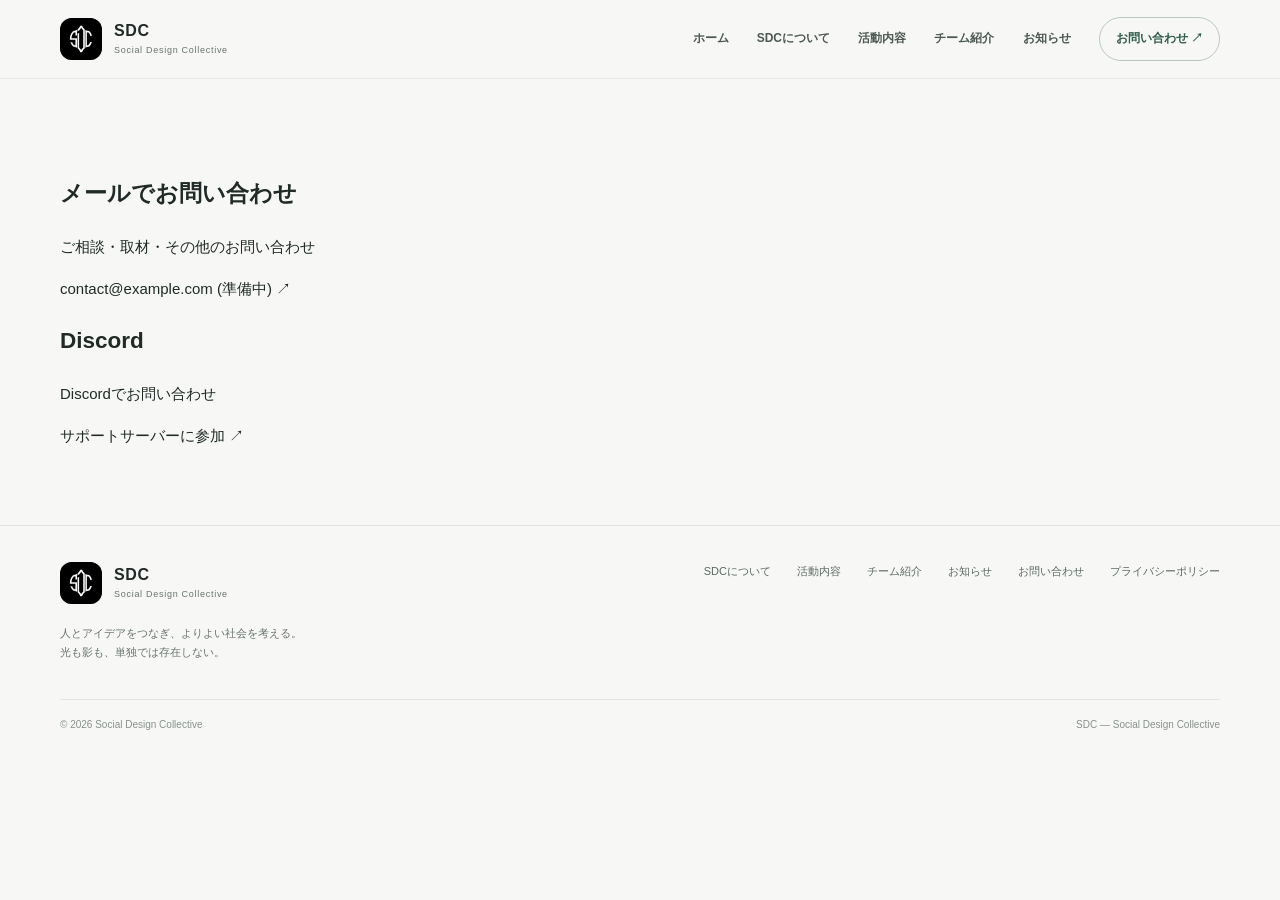
<file: pages/contact.html>
<!DOCTYPE html>
<html lang="ja">
<head>
  <meta charset="UTF-8">
  <meta name="viewport" content="width=device-width, initial-scale=1">
  <meta name="theme-color" content="#f7f8f6">
  <meta name="description" content="SDCへのお問い合わせ・協働のご相談はこちらから。">
  <title>お問い合わせ | SDC — Social Design Collective</title>
  <link rel="stylesheet" href="../assets/css/style.css">
  <script src="../assets/js/site.js" defer></script>
</head>
<body>
  <header class="site-header">
    <div class="container header-inner">
      <a class="brand" href="../index.html" aria-label="SDC ホーム">
        <span class="brand-mark"><img src="../assets/images/sdc-icon.svg" alt="" data-fallback-text="SDC"></span>
        <span class="brand-copy"><strong>SDC</strong><small>Social Design Collective</small></span>
      </a>
      <button class="menu-toggle" type="button" aria-label="メニューを開く" aria-expanded="false" aria-controls="global-nav">
        <svg viewBox="0 0 24 24" fill="none" stroke="currentColor" stroke-width="1.7" stroke-linecap="round" aria-hidden="true"><path d="M4 7h16M4 12h16M4 17h16"/></svg>
      </button>
      <nav class="nav" id="global-nav" aria-label="メインナビゲーション">
        <a href="../index.html">ホーム</a>
        <a href="../pages/about.html">SDCについて</a>
        <a href="../pages/activities.html">活動内容</a>
        <a href="../pages/teams.html">チーム紹介</a>
        <a href="../pages/news.html">お知らせ</a>
        <a class="nav-cta" href="../pages/contact.html">お問い合わせ ↗</a>
      </nav>
    </div>
  </header>
  <main>
    <section class="section">
      <div class="container">
        <div class="contact-grid">

      <!-- メール -->
      <a class="contact-card" href="mailto:contact@example.com" aria-label="メールでお問い合わせ">
        <imgclass="contact-icon"src="../assets/images/sns/email.svg"alt="">
        <h2>メールでお問い合わせ</h2>
        <p>ご相談・取材・その他のお問い合わせ</p>
        <span class="contact-detail">contact@example.com (準備中)</span>
        <span class="contact-arrow" aria-hidden="true">↗</span>
      </a>

      <!-- Discord -->
      <a class="contact-card" href="https://discord.gg/YOUR_INVITE_CODE" target="_blank" rel="noopener noreferrer"aria-label="Discordコミュニティに参加">
        <imgclass="contact-icon"src="../assets/images/sns/discord.svg"alt="">
        <h2>Discord</h2>
        <p>Discordでお問い合わせ</p>
        <span class="contact-detail">サポートサーバーに参加</span>
        <span class="contact-arrow" aria-hidden="true">↗</span>
      </a>

    </div>
  </div>
</section>
  
  </main>
  <footer class="site-footer">
    <div class="container footer-main">
      <div class="footer-brand">
        <a class="brand" href="../index.html" aria-label="SDC ホーム">
          <span class="brand-mark"><img src="../assets/images/sdc-icon.svg" alt=""></span>
          <span class="brand-copy"><strong>SDC</strong><small>Social Design Collective</small></span>
        </a>
        <p>人とアイデアをつなぎ、よりよい社会を考える。<br>光も影も、単独では存在しない。</p>
      </div>
      <nav class="footer-links" aria-label="フッターナビゲーション">
        <a href="../pages/about.html">SDCについて</a>
        <a href="../pages/activities.html">活動内容</a>
        <a href="../pages/teams.html">チーム紹介</a>
        <a href="../pages/news.html">お知らせ</a>
        <a href="../pages/contact.html">お問い合わせ</a>
        <a href="../pages/privacy.html">プライバシーポリシー</a>
      </nav>
    </div>
    <div class="container footer-bottom">
      <span>© <span data-year>2026</span> Social Design Collective</span>
      <span>SDC — Social Design Collective</span>
    </div>
  </footer>
</body>
</html>
</file>
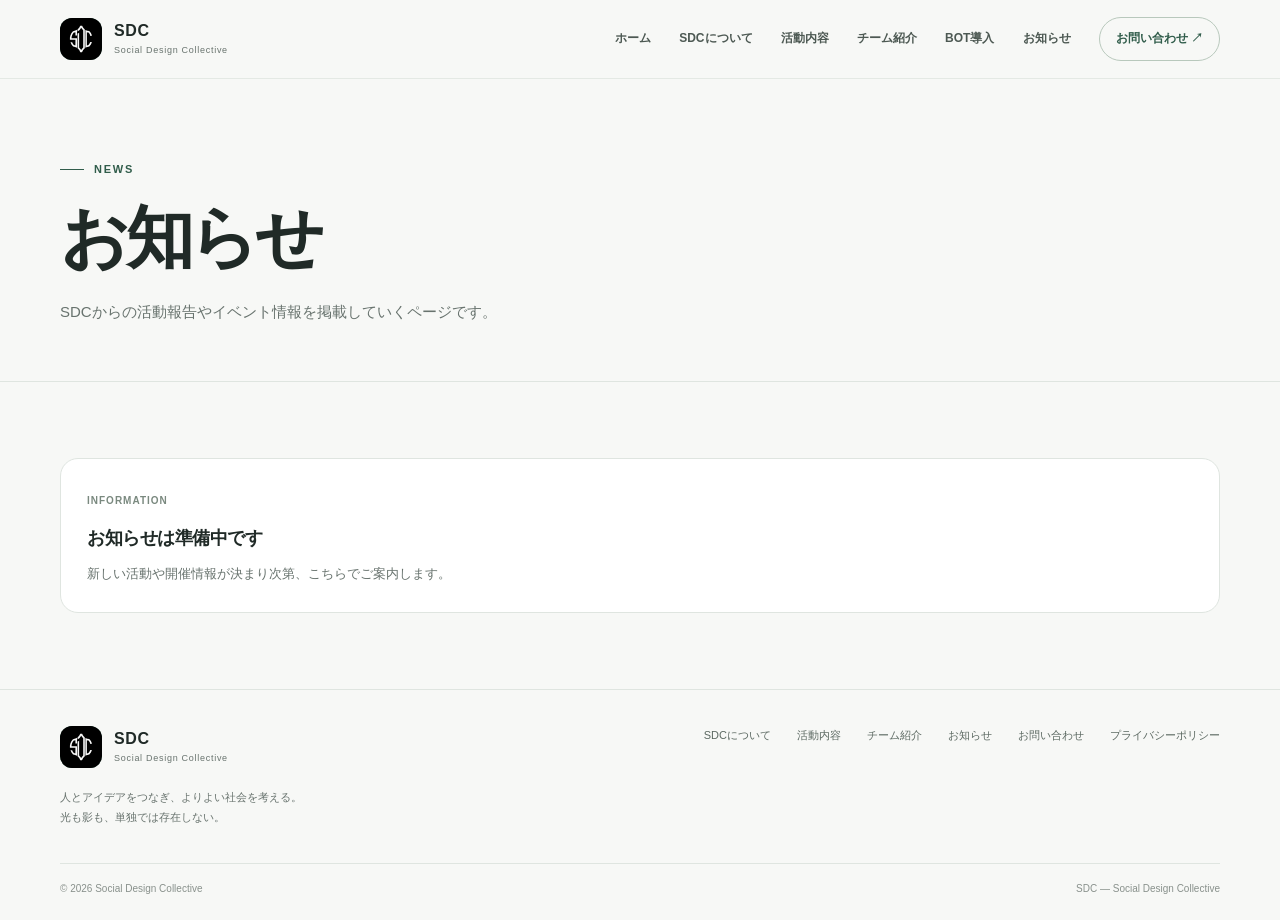
<file: pages/news.html>
<!DOCTYPE html>
<html lang="ja">
<head>
  <meta charset="UTF-8">
  <meta name="viewport" content="width=device-width, initial-scale=1">
  <meta name="theme-color" content="#f7f8f6">
  <meta name="description" content="SDCからのお知らせを掲載するページです。">
  <title>お知らせ | SDC — Social Design Collective</title>
  <link rel="stylesheet" href="../assets/css/style.css">
  <script src="../assets/js/site.js" defer></script>
</head>
<body>
  <header class="site-header">
    <div class="container header-inner">
      <a class="brand" href="../index.html" aria-label="SDC ホーム">
        <span class="brand-mark"><img src="../assets/images/sdc-icon.svg" alt="" data-fallback-text="SDC"></span>
        <span class="brand-copy"><strong>SDC</strong><small>Social Design Collective</small></span>
      </a>
      <button class="menu-toggle" type="button" aria-label="メニューを開く" aria-expanded="false" aria-controls="global-nav">
        <svg viewBox="0 0 24 24" fill="none" stroke="currentColor" stroke-width="1.7" stroke-linecap="round" aria-hidden="true"><path d="M4 7h16M4 12h16M4 17h16"/></svg>
      </button>
      <nav class="nav" id="global-nav" aria-label="メインナビゲーション">
        <a href="../index.html">ホーム</a>
        <a href="../pages/about.html">SDCについて</a>
        <a href="../pages/activities.html">活動内容</a>
        <a href="../pages/teams.html">チーム紹介</a>
        <a href="../pages/bots.html">BOT導入</a>
        <a href="../pages/news.html" aria-current="page">お知らせ</a>
        <a class="nav-cta" href="../pages/contact.html">お問い合わせ ↗</a>
      </nav>
    </div>
  </header>
  <main>
<section class="page-hero"><div class="container"><span class="eyebrow">News</span><h1>お知らせ</h1><p>SDCからの活動報告やイベント情報を掲載していくページです。</p></div></section>
<section class="section"><div class="container"><div class="content-card"><span class="member-role">INFORMATION</span><h2 style="margin-top:10px">お知らせは準備中です</h2><p>新しい活動や開催情報が決まり次第、こちらでご案内します。</p></div></div></section>
  </main>
  <footer class="site-footer">
    <div class="container footer-main">
      <div class="footer-brand">
        <a class="brand" href="../index.html" aria-label="SDC ホーム">
          <span class="brand-mark"><img src="../assets/images/sdc-icon.svg" alt=""></span>
          <span class="brand-copy"><strong>SDC</strong><small>Social Design Collective</small></span>
        </a>
        <p>人とアイデアをつなぎ、よりよい社会を考える。<br>光も影も、単独では存在しない。</p>
      </div>
      <nav class="footer-links" aria-label="フッターナビゲーション">
        <a href="../pages/about.html">SDCについて</a>
        <a href="../pages/activities.html">活動内容</a>
        <a href="../pages/teams.html">チーム紹介</a>
        <a href="../pages/news.html">お知らせ</a>
        <a href="../pages/contact.html">お問い合わせ</a>
        <a href="../pages/privacy.html">プライバシーポリシー</a>
      </nav>
    </div>
    <div class="container footer-bottom">
      <span>© <span data-year>2026</span> Social Design Collective</span>
      <span>SDC — Social Design Collective</span>
    </div>
  </footer>
</body>
</html>
</file>
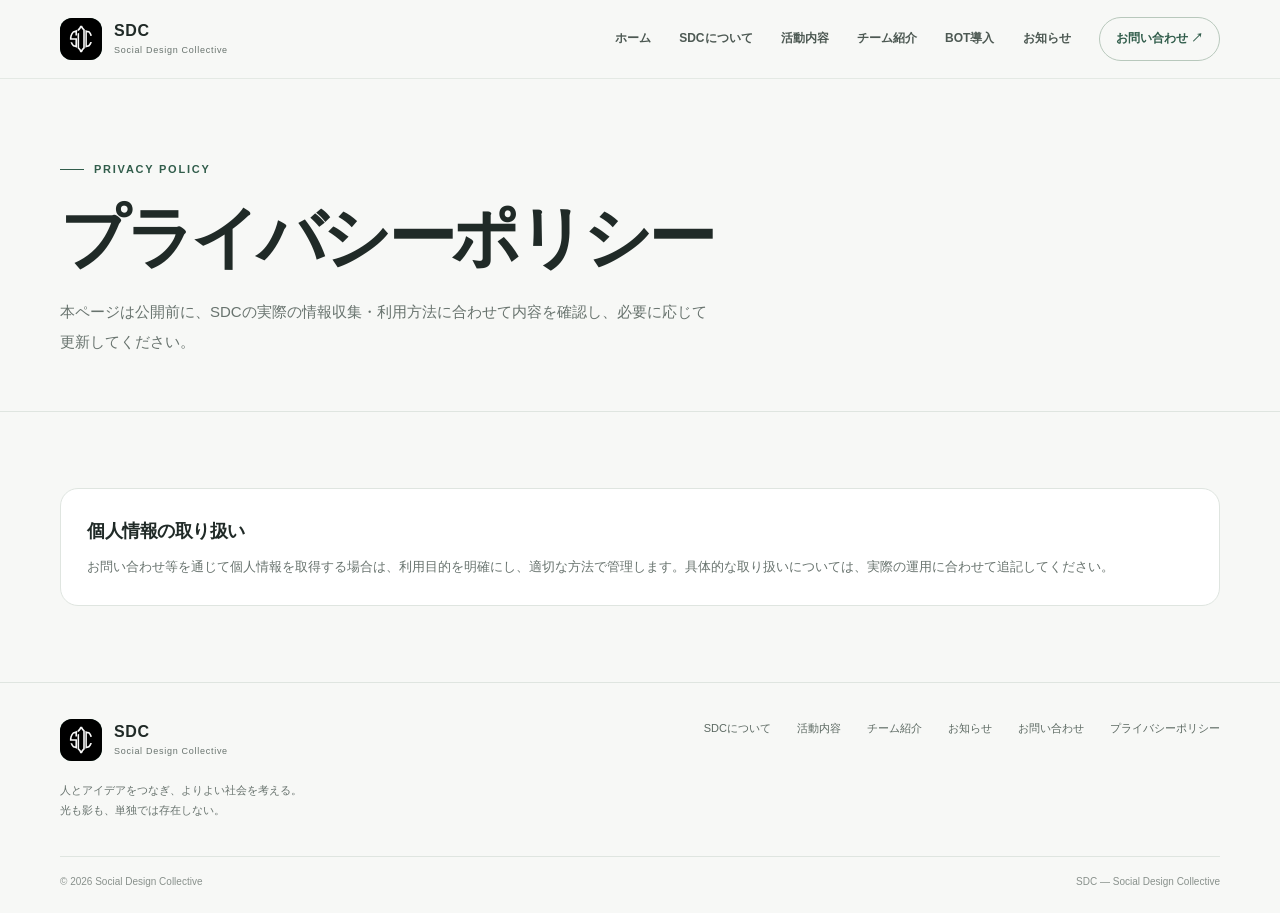
<file: pages/privacy.html>
<!DOCTYPE html>
<html lang="ja">
<head>
  <meta charset="UTF-8">
  <meta name="viewport" content="width=device-width, initial-scale=1">
  <meta name="theme-color" content="#f7f8f6">
  <meta name="description" content="SDCのプライバシーに関する基本方針を掲載するページです。">
  <title>プライバシーポリシー | SDC — Social Design Collective</title>
  <link rel="stylesheet" href="../assets/css/style.css">
  <script src="../assets/js/site.js" defer></script>
</head>
<body>
  <header class="site-header">
    <div class="container header-inner">
      <a class="brand" href="../index.html" aria-label="SDC ホーム">
        <span class="brand-mark"><img src="../assets/images/sdc-icon.svg" alt="" data-fallback-text="SDC"></span>
        <span class="brand-copy"><strong>SDC</strong><small>Social Design Collective</small></span>
      </a>
      <button class="menu-toggle" type="button" aria-label="メニューを開く" aria-expanded="false" aria-controls="global-nav">
        <svg viewBox="0 0 24 24" fill="none" stroke="currentColor" stroke-width="1.7" stroke-linecap="round" aria-hidden="true"><path d="M4 7h16M4 12h16M4 17h16"/></svg>
      </button>
      <nav class="nav" id="global-nav" aria-label="メインナビゲーション">
        <a href="../index.html">ホーム</a>
        <a href="../pages/about.html" aria-current="page">SDCについて</a>
        <a href="../pages/activities.html">活動内容</a>
        <a href="../pages/teams.html">チーム紹介</a>
        <a href="../pages/bots.html">BOT導入</a>
        <a href="../pages/news.html">お知らせ</a>
        <a class="nav-cta" href="../pages/contact.html">お問い合わせ ↗</a>
      </nav>
    </div>
  </header>
  <main>
<section class="page-hero"><div class="container"><span class="eyebrow">Privacy Policy</span><h1>プライバシーポリシー</h1><p>本ページは公開前に、SDCの実際の情報収集・利用方法に合わせて内容を確認し、必要に応じて更新してください。</p></div></section>
<section class="section"><div class="container"><div class="content-card"><h2>個人情報の取り扱い</h2><p>お問い合わせ等を通じて個人情報を取得する場合は、利用目的を明確にし、適切な方法で管理します。具体的な取り扱いについては、実際の運用に合わせて追記してください。</p></div></div></section>
  </main>
  <footer class="site-footer">
    <div class="container footer-main">
      <div class="footer-brand">
        <a class="brand" href="../index.html" aria-label="SDC ホーム">
          <span class="brand-mark"><img src="../assets/images/sdc-icon.svg" alt=""></span>
          <span class="brand-copy"><strong>SDC</strong><small>Social Design Collective</small></span>
        </a>
        <p>人とアイデアをつなぎ、よりよい社会を考える。<br>光も影も、単独では存在しない。</p>
      </div>
      <nav class="footer-links" aria-label="フッターナビゲーション">
        <a href="../pages/about.html">SDCについて</a>
        <a href="../pages/activities.html">活動内容</a>
        <a href="../pages/teams.html">チーム紹介</a>
        <a href="../pages/news.html">お知らせ</a>
        <a href="../pages/contact.html">お問い合わせ</a>
        <a href="../pages/privacy.html">プライバシーポリシー</a>
      </nav>
    </div>
    <div class="container footer-bottom">
      <span>© <span data-year>2026</span> Social Design Collective</span>
      <span>SDC — Social Design Collective</span>
    </div>
  </footer>
</body>
</html>
</file>
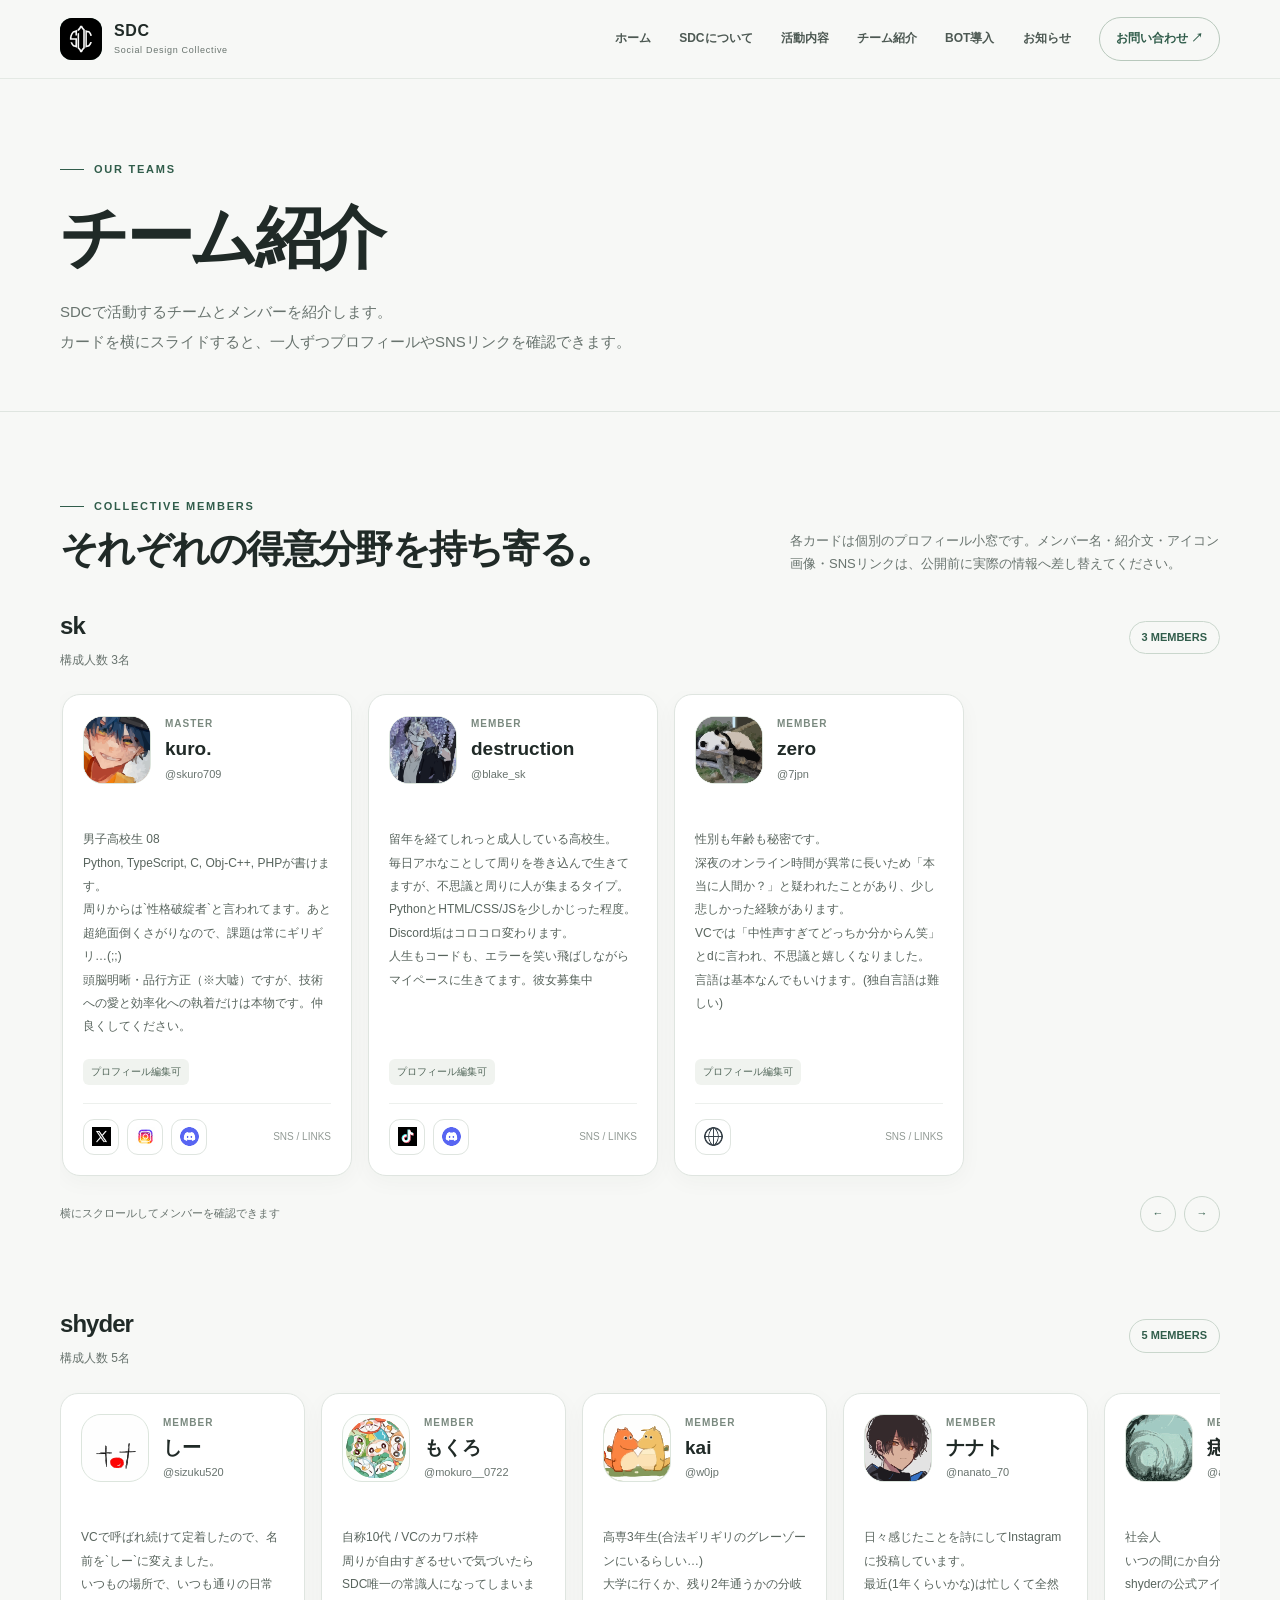
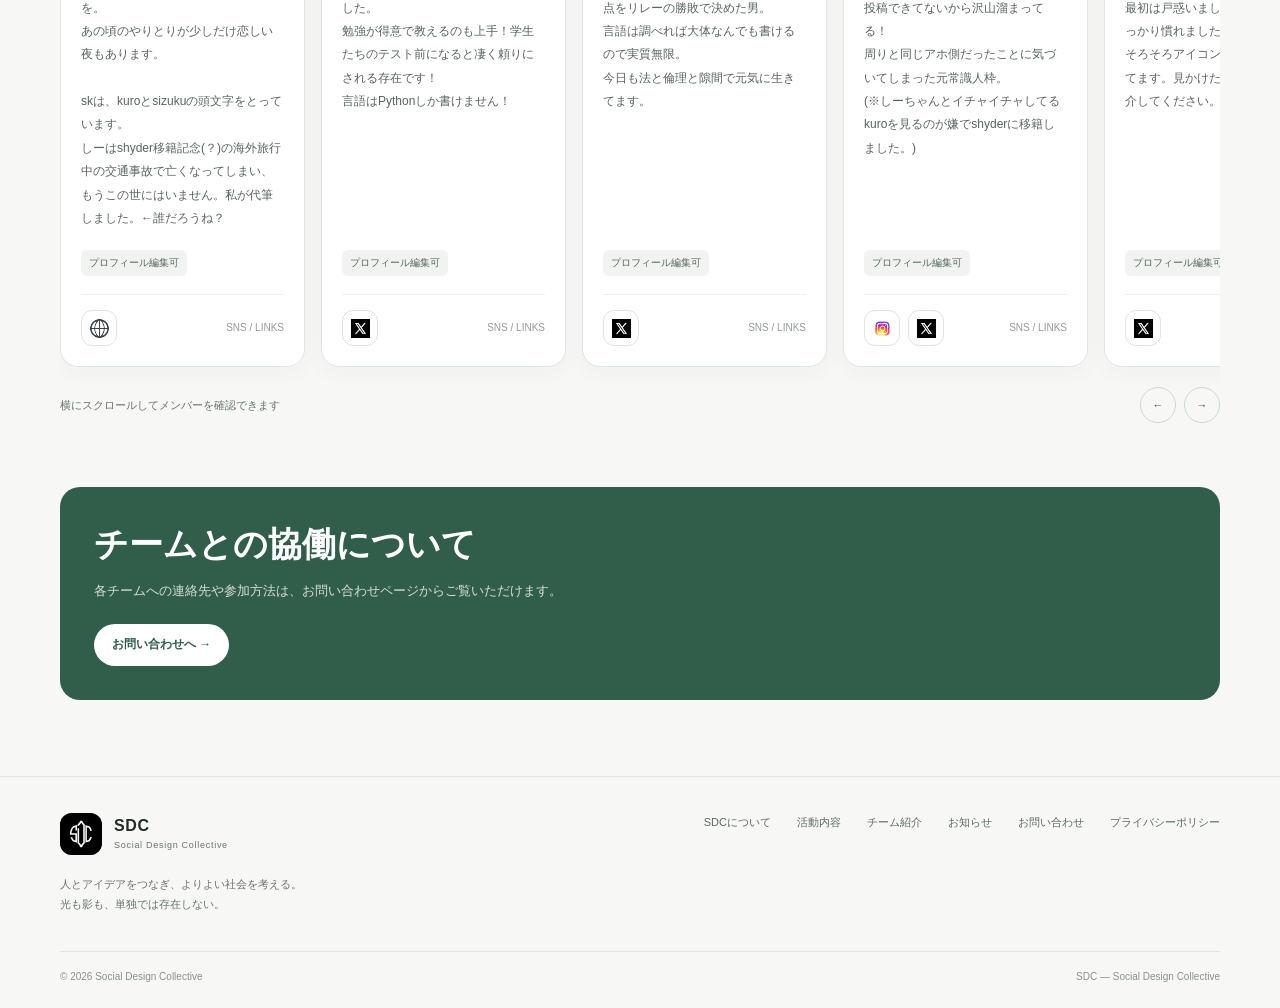
<file: pages/teams.html>
<!DOCTYPE html>
<html lang="ja">
<head>
  <meta charset="UTF-8">
  <meta name="viewport" content="width=device-width, initial-scale=1">
  <meta name="theme-color" content="#f7f8f6">
  <meta name="description" content="SDCのチームsk・shyderと、それぞれのメンバーを紹介します。">
  <title>チーム紹介 | SDC — Social Design Collective</title>
  <link rel="stylesheet" href="../assets/css/style.css">
  <script src="../assets/js/site.js" defer></script>
</head>
<body>
  <header class="site-header">
    <div class="container header-inner">
      <a class="brand" href="../index.html" aria-label="SDC ホーム">
        <span class="brand-mark"><img src="../assets/images/sdc-icon.svg" alt="" data-fallback-text="SDC"></span>
        <span class="brand-copy"><strong>SDC</strong><small>Social Design Collective</small></span>
      </a>
      <button class="menu-toggle" type="button" aria-label="メニューを開く" aria-expanded="false" aria-controls="global-nav">
        <svg viewBox="0 0 24 24" fill="none" stroke="currentColor" stroke-width="1.7" stroke-linecap="round" aria-hidden="true"><path d="M4 7h16M4 12h16M4 17h16"/></svg>
      </button>
      <nav class="nav" id="global-nav" aria-label="メインナビゲーション">
        <a href="../index.html">ホーム</a>
        <a href="../pages/about.html">SDCについて</a>
        <a href="../pages/activities.html">活動内容</a>
        <a href="../pages/teams.html" aria-current="page">チーム紹介</a>
        <a href="../pages/bots.html">BOT導入</a>
        <a href="../pages/news.html">お知らせ</a>
        <a class="nav-cta" href="../pages/contact.html">お問い合わせ ↗</a>
      </nav>
    </div>
  </header>
  <main>
<section class="page-hero"><div class="container"><span class="eyebrow">Our Teams</span><h1>チーム紹介</h1><p>SDCで活動するチームとメンバーを紹介します。<br>カードを横にスライドすると、一人ずつプロフィールやSNSリンクを確認できます。</p></div></section>
<section class="section"><div class="container">
  <div class="team-intro"><div><span class="eyebrow">Collective Members</span><h2>それぞれの得意分野を持ち寄る。</h2></div><p>各カードは個別のプロフィール小窓です。メンバー名・紹介文・アイコン画像・SNSリンクは、公開前に実際の情報へ差し替えてください。</p></div>

  <section class="team-section" id="sk" aria-labelledby="sk-title">
    <div class="team-heading"><div><h3 id="sk-title">sk</h3><p>構成人数 3名</p></div><span class="team-count">3 MEMBERS</span></div>
    <div class="member-track" data-member-track aria-label="skのメンバー一覧">
      <article class="member-card">
  <div class="member-top">
    <div class="member-avatar"><img src="../assets/images/members/kuro.svg" alt="kuro" onerror="this.remove(); this.parentElement.textContent='01'"></div>
    <div><div class="member-role">MASTER</div><h4 class="member-name">kuro.</h4><div class="member-handle">@skuro709</div></div>
  </div>
  <p class="member-bio">
    男子高校生 08
    Python, TypeScript, C, Obj-C++, PHPが書けます。
    周りからは`性格破綻者`と言われてます。あと超絶面倒くさがりなので、課題は常にギリギリ…(;;)
    頭脳明晰・品行方正（※大嘘）ですが、技術への愛と効率化への執着だけは本物です。仲良くしてください。
  </p>
  <div class="member-tags"><span class="member-tag">プロフィール編集可</span></div>
  <div class="member-socials">
    <a class="social-link" href="https://x.com/skuro709" target="_blank" rel="noopener noreferrer" aria-label="X-kuro"><img src="../assets/images/sns/x.svg" alt=""></a>
    <a class="social-link" href="https://github.com/skuro709" target="_blank" rel="noopener noreferrer" aria-label="github-kuro"><img src="../assets/images/sns/instagram.svg" alt=""></a>
    <a class="social-link" href="https://discordapp.com/users/1215309136556724227" target="_blank" rel="noopener noreferrer" aria-label="discord-kuro"><img src="../assets/images/sns/discord.svg" alt=""></a>
    <span class="social-hint">SNS / LINKS</span></div>
</article>
<article class="member-card">
  <div class="member-top">
    <div class="member-avatar"><img src="../assets/images/members/d.svg" alt="d" onerror="this.remove(); this.parentElement.textContent='02'"></div>
    <div><div class="member-role">MEMBER</div><h4 class="member-name">destruction</h4><div class="member-handle">@blake_sk</div></div>
  </div>
  <p class="member-bio">
    留年を経てしれっと成人している高校生。
    毎日アホなことして周りを巻き込んで生きてますが、不思議と周りに人が集まるタイプ。
    PythonとHTML/CSS/JSを少しかじった程度。Discord垢はコロコロ変わります。
    人生もコードも、エラーを笑い飛ばしながらマイペースに生きてます。彼女募集中
  </p>
  <div class="member-tags"><span class="member-tag">プロフィール編集可</span></div>
  <div class="member-socials">
    <a class="social-link" href="https://wwe.tiktok.com/@making_illust" target="_blank" rel="noopener noreferrer" aria-label="tiktok-d"><img src="../assets/images/sns/tiktok.svg" alt=""></a>
    <a class="social-link" href="https://discordapp.com/users/1058548943144898661" target="_blank" rel="noopener noreferrer" aria-label="discord-d"><img src="../assets/images/sns/discord.svg" alt=""></a><span class="social-hint">SNS / LINKS</span></div>
</article>
<article class="member-card">
  <div class="member-top">
    <div class="member-avatar"><img src="../assets/images/members/zero.svg" alt="zero" onerror="this.remove(); this.parentElement.textContent='03'"></div>
    <div><div class="member-role">MEMBER</div><h4 class="member-name">zero</h4><div class="member-handle">@7jpn</div></div>
  </div>
  <p class="member-bio">
    性別も年齢も秘密です。
    深夜のオンライン時間が異常に長いため「本当に人間か？」と疑われたことがあり、少し悲しかった経験があります。
    VCでは「中性声すぎてどっちか分からん笑」とdに言われ、不思議と嬉しくなりました。
    言語は基本なんでもいけます。(独自言語は難しい)
  </p>
  <div class="member-tags"><span class="member-tag">プロフィール編集可</span></div>
  <div class="member-socials"><a class="social-link" href="https://skuro709.github.io/state/not-ready" target="_blank" rel="noopener noreferrer" aria-label="web-zero"><img src="../assets/images/sns/example.svg" alt=""></a>
    <span class="social-hint">SNS / LINKS</span>
    </div>
</article>
    </div>
    <div class="scroll-hint"><span>横にスクロールしてメンバーを確認できます</span><div class="scroll-arrows"><button class="scroll-button" type="button" data-scroll-prev aria-label="前のメンバー">←</button><button class="scroll-button" type="button" data-scroll-next aria-label="次のメンバー">→</button></div></div>
  </section>

  <section class="team-section" id="shyder" aria-labelledby="shyder-title">
    <div class="team-heading"><div><h3 id="shyder-title">shyder</h3><p>構成人数 5名</p></div><span class="team-count">5 MEMBERS</span></div>
    <div class="member-track" data-member-track aria-label="shyderのメンバー一覧">
      <article class="member-card">
  <div class="member-top">
    <div class="member-avatar"><img src="../assets/images/members/sizuku.svg" alt="sizuku" onerror="this.remove(); this.parentElement.textContent='01'"></div>
    <div><div class="member-role">MEMBER</div><h4 class="member-name">しー</h4><div class="member-handle">@sizuku520</div></div>
  </div>
  <p class="member-bio">
    VCで呼ばれ続けて定着したので、名前を`しー`に変えました。
    いつもの場所で、いつも通りの日常を。
    あの頃のやりとりが少しだけ恋しい夜もあります。
    
    skは、kuroとsizukuの頭文字をとっています。
    しーはshyder移籍記念(？)の海外旅行中の交通事故で亡くなってしまい、
    もうこの世にはいません。私が代筆しました。←誰だろうね？
  </p>
  <div class="member-tags"><span class="member-tag">プロフィール編集可</span></div>
  <div class="member-socials">
    <a class="social-link" href="https://skuro709.github.io/state/not-ready" target="_blank" rel="noopener noreferrer" aria-label="web-sizuku"><img src="../assets/images/sns/example.svg" alt=""></a>
    <span class="social-hint">SNS / LINKS</span>
  </div>
</article>
<article class="member-card">
  <div class="member-top">
    <div class="member-avatar"><img src="../assets/images/members/mokuro.svg" alt="mokuro" onerror="this.remove(); this.parentElement.textContent='02'"></div>
    <div><div class="member-role">MEMBER</div><h4 class="member-name">もくろ</h4><div class="member-handle">@mokuro__0722</div></div>
  </div>
  <p class="member-bio">
    自称10代 / VCのカワボ枠
    周りが自由すぎるせいで気づいたらSDC唯一の常識人になってしまいました。
    勉強が得意で教えるのも上手！学生たちのテスト前になると凄く頼りにされる存在です！
    言語はPythonしか書けません！
  </p>
  <div class="member-tags"><span class="member-tag">プロフィール編集可</span></div>
  <div class="member-socials">
    <a class="social-link" href="https://x.com/sdc_shyder" target="_blank" rel="noopener noreferrer" aria-label="X-mokuro"><img src="../assets/images/sns/x.svg" alt=""></a>
  <span class="social-hint">SNS / LINKS</span>
  </div>
</article>
<article class="member-card">
  <div class="member-top">
    <div class="member-avatar"><img src="../assets/images/members/kai.svg" alt="kai" onerror="this.remove(); this.parentElement.textContent='03'"></div>
    <div><div class="member-role">MEMBER</div><h4 class="member-name">kai</h4><div class="member-handle">@w0jp</div></div>
  </div>
  <p class="member-bio">
    高専3年生(合法ギリギリのグレーゾーンにいるらしい…)
    大学に行くか、残り2年通うかの分岐点をリレーの勝敗で決めた男。
    言語は調べれば大体なんでも書けるので実質無限。
    今日も法と倫理と隙間で元気に生きてます。
  </p>
  <div class="member-tags"><span class="member-tag">プロフィール編集可</span></div>
  <div class="member-socials">
    <a class="social-link" href="https://x.com/sdc_shyder" target="_blank" rel="noopener noreferrer" aria-label="X-w0jp"><img src="../assets/images/sns/x.svg" alt=""></a>
    <span class="social-hint">SNS / LINKS</span>
  </div>
</article>
<article class="member-card">
  <div class="member-top">
    <div class="member-avatar"><img src="../assets/images/members/nana.svg" alt="nana" onerror="this.remove(); this.parentElement.textContent='04'"></div>
    <div><div class="member-role">MEMBER</div><h4 class="member-name">ナナト</h4><div class="member-handle">@nanato_70</div></div>
  </div>
  <p class="member-bio">
    日々感じたことを詩にしてInstagramに投稿しています。
    最近(1年くらいかな)は忙しくて全然投稿できてないから沢山溜まってる！
    周りと同じアホ側だったことに気づいてしまった元常識人枠。
    (※しーちゃんとイチャイチャしてるkuroを見るのが嫌でshyderに移籍しました。)
  </p>
  <div class="member-tags"><span class="member-tag">プロフィール編集可</span></div>
  <div class="member-socials">
    <a class="social-link" href="https://www.instagram.com/nanato_70" target="_blank" rel="noopener noreferrer" aria-label="instagram-nana"><img src="../assets/images/sns/instagram.svg" alt=""></a>
    <a class="social-link" href="https://x.com/sdc_shyder" target="_blank" rel="noopener noreferrer" aria-label="X-nana"><img src="../assets/images/sns/x.svg" alt=""></a>
    <span class="social-hint">SNS / LINKS</span>
  </div>
</article>
<article class="member-card">
  <div class="member-top">
    <div class="member-avatar"><img src="../assets/images/members/aza.svg" alt="aza" onerror="this.remove(); this.parentElement.textContent='05'"></div>
    <div><div class="member-role">MEMBER</div><h4 class="member-name">痣波</h4><div class="member-handle">@azanami_wtf</div></div>
  </div>
  <p class="member-bio">
    社会人
    いつの間にか自分のアイコンがshyderの公式アイコンになっていて
    最初は戸惑いましたが、1年経ってすっかり慣れました。
    そろそろアイコンを変えようか迷ってます。見かけたら良いアイコン紹介してください。
  </p>
  <div class="member-tags"><span class="member-tag">プロフィール編集可</span></div>
  <div class="member-socials"><a class="social-link" href="https://x.com/sdc_shyder" target="_blank" rel="noopener noreferrer" aria-label="X-aza"><img src="../assets/images/sns/x.svg" alt=""></a>
    <span class="social-hint">SNS / LINKS</span>
  </div>
</article>
    </div>
    <div class="scroll-hint"><span>横にスクロールしてメンバーを確認できます</span><div class="scroll-arrows"><button class="scroll-button" type="button" data-scroll-prev aria-label="前のメンバー">←</button><button class="scroll-button" type="button" data-scroll-next aria-label="次のメンバー">→</button></div></div>
  </section>

  <div class="callout" style="margin-top:64px"><h2>チームとの協働について</h2><p>各チームへの連絡先や参加方法は、お問い合わせページからご覧いただけます。</p><a class="button" href="contact.html">お問い合わせへ →</a></div>
</div></section>

  </main>
  <footer class="site-footer">
    <div class="container footer-main">
      <div class="footer-brand">
        <a class="brand" href="../index.html" aria-label="SDC ホーム">
          <span class="brand-mark"><img src="../assets/images/sdc-icon.svg" alt=""></span>
          <span class="brand-copy"><strong>SDC</strong><small>Social Design Collective</small></span>
        </a>
        <p>人とアイデアをつなぎ、よりよい社会を考える。<br>光も影も、単独では存在しない。</p>
      </div>
      <nav class="footer-links" aria-label="フッターナビゲーション">
        <a href="../pages/about.html">SDCについて</a>
        <a href="../pages/activities.html">活動内容</a>
        <a href="../pages/teams.html">チーム紹介</a>
        <a href="../pages/news.html">お知らせ</a>
        <a href="../pages/contact.html">お問い合わせ</a>
        <a href="../pages/privacy.html">プライバシーポリシー</a>
      </nav>
    </div>
    <div class="container footer-bottom">
      <span>© <span data-year>2026</span> Social Design Collective</span>
      <span>SDC — Social Design Collective</span>
    </div>
  </footer>
</body>
</html>
</file>
<file: assets/css/style.css>
/* SDC shared site styles */
:root {
  --paper: #f7f8f6;
  --surface: #fff;
  --ink: #202a27;
  --muted: #68736e;
  --line: #dfe5e0;
  --green: #315d4b;
  --green-dark: #244638;
  --pale: #e9efe9;
  --content: 1160px;
  --radius: 18px;
  --shadow: 0 18px 50px rgba(29, 48, 39, .07);
}
* { box-sizing: border-box; }
html { scroll-behavior: smooth; }
body {
  margin: 0;
  background: var(--paper);
  color: var(--ink);
  font-family: -apple-system, BlinkMacSystemFont, "Hiragino Kaku Gothic ProN", "Hiragino Sans", "Yu Gothic", Meiryo, sans-serif;
  font-size: 15px;
  line-height: 1.8;
  -webkit-font-smoothing: antialiased;
}
a { color: inherit; text-decoration: none; }
a:focus-visible, button:focus-visible { outline: 3px solid #88a997; outline-offset: 4px; }
button { font: inherit; }
img { max-width: 100%; }
.container { width: min(var(--content), calc(100% - 48px)); margin-inline: auto; }
.eyebrow { display: inline-flex; align-items: center; gap: 10px; color: var(--green); font-size: 11px; font-weight: 750; letter-spacing: .16em; text-transform: uppercase; }
.eyebrow::before { content: ""; width: 24px; height: 1px; background: currentColor; }
.section { padding: 76px 0; }
.section-heading { display: flex; align-items: end; justify-content: space-between; gap: 24px; margin-bottom: 32px; }
.section-heading h1, .section-heading h2 { margin: 10px 0 0; font-size: clamp(29px, 4vw, 46px); line-height: 1.35; font-weight: 650; letter-spacing: -.045em; }
.section-heading p { max-width: 430px; margin: 0; color: var(--muted); font-size: 13px; }
.text-link { display: inline-flex; align-items: center; gap: 12px; color: var(--green); font-size: 13px; font-weight: 700; }
.text-link span { transition: transform .2s ease; }
.text-link:hover span { transform: translateX(4px); }
.site-header { position: sticky; z-index: 20; top: 0; background: rgba(247, 248, 246, .93); border-bottom: 1px solid rgba(223, 229, 224, .8); backdrop-filter: blur(16px); }
.header-inner { min-height: 78px; display: flex; align-items: center; justify-content: space-between; gap: 32px; }
.brand { display: inline-flex; align-items: center; gap: 12px; flex-shrink: 0; }
.brand-mark { display: grid; place-items: center; width: 42px; height: 42px; overflow: hidden; border-radius: 12px; background: var(--green); color: white; font-size: 15px; font-weight: 800; letter-spacing: -.06em; }
.brand-mark img { width: 100%; height: 100%; object-fit: contain; }
.brand-copy { display: grid; line-height: 1.25; }
.brand-copy strong { font-size: 16px; letter-spacing: .04em; }
.brand-copy small { margin-top: 4px; color: var(--muted); font-size: 9px; letter-spacing: .08em; }
.nav { display: flex; align-items: center; gap: clamp(16px, 2.2vw, 30px); }
.nav a { color: #4d5953; font-size: 12px; font-weight: 650; }
.nav a:hover { color: var(--green); }
.nav .nav-cta { padding: 10px 16px; border: 1px solid #b8c8bc; border-radius: 999px; color: var(--green); }
.nav .nav-cta:hover { background: var(--green); color: white; border-color: var(--green); }
.menu-toggle { display: none; width: 42px; height: 42px; padding: 0; border: 1px solid var(--line); border-radius: 12px; background: transparent; color: var(--ink); cursor: pointer; }
.menu-toggle svg { width: 20px; height: 20px; }
.page-hero { padding: 72px 0 54px; border-bottom: 1px solid var(--line); }
.page-hero h1 { max-width: 800px; margin: 18px 0 18px; font-size: clamp(40px, 6vw, 68px); line-height: 1.2; letter-spacing: -.065em; font-weight: 650; }
.page-hero p { max-width: 660px; margin: 0; color: var(--muted); font-size: 15px; line-height: 2; }
.cards { display: grid; grid-template-columns: repeat(3, minmax(0, 1fr)); gap: 18px; }
.content-card { padding: 26px; border: 1px solid var(--line); border-radius: var(--radius); background: var(--surface); }
.content-card h2, .content-card h3 { margin: 0 0 8px; font-size: 18px; letter-spacing: -.025em; }
.content-card p { margin: 0; color: var(--muted); font-size: 13px; }
.team-intro { display: flex; justify-content: space-between; align-items: end; gap: 24px; margin-bottom: 28px; }
.team-intro h2 { margin: 8px 0 0; font-size: clamp(26px, 3.5vw, 38px); letter-spacing: -.045em; line-height: 1.35; }
.team-intro p { max-width: 430px; margin: 0; color: var(--muted); font-size: 13px; }
.team-section + .team-section { margin-top: 70px; }
.team-heading { display: flex; align-items: center; justify-content: space-between; gap: 18px; margin-bottom: 20px; }
.team-heading h3 { margin: 0; font-size: 24px; letter-spacing: -.04em; }
.team-heading p { margin: 3px 0 0; color: var(--muted); font-size: 12px; }
.team-count { padding: 6px 12px; border: 1px solid #cad7cd; border-radius: 999px; color: var(--green); font-size: 11px; font-weight: 700; white-space: nowrap; }
.member-track { display: grid; grid-auto-columns: minmax(245px, 290px); grid-auto-flow: column; gap: 16px; overflow-x: auto; padding: 3px 2px 20px; scroll-snap-type: x mandatory; overscroll-behavior-inline: contain; scrollbar-color: #b8c9bc transparent; scrollbar-width: thin; }
.member-card { display: flex; flex-direction: column; min-height: 355px; padding: 20px; border: 1px solid var(--line); border-radius: 18px; background: var(--surface); box-shadow: 0 6px 22px rgba(29, 48, 39, .035); scroll-snap-align: start; }
.member-top { display: flex; align-items: center; gap: 14px; }
.member-avatar { display: grid; place-items: center; flex: 0 0 68px; width: 68px; height: 68px; overflow: hidden; border: 1px solid #dce5dd; border-radius: 20px; background: var(--pale); color: var(--green); font-size: 20px; font-weight: 750; }
.member-avatar img { width: 100%; height: 100%; object-fit: cover; }
.member-role { color: #7a897f; font-size: 10px; font-weight: 750; letter-spacing: .1em; text-transform: uppercase; }
.member-name { margin: 3px 0 0; font-size: 19px; line-height: 1.4; font-weight: 700; overflow-wrap: anywhere; }
.member-handle { margin-top: 2px; color: var(--muted); font-size: 11px; overflow-wrap: anywhere; }
.member-bio { flex: 1; margin: 20px 0; color: #58645d; font-size: 12px; line-height: 1.95; white-space: pre-line; }
.member-tags { display: flex; flex-wrap: wrap; gap: 6px; margin-bottom: 18px; }
.member-tag { padding: 4px 8px; border-radius: 6px; background: #f0f3ef; color: #52675a; font-size: 10px; }
.member-socials { display: flex; align-items: center; gap: 8px; padding-top: 15px; border-top: 1px solid #edf0ed; }
.social-link { display: inline-grid; place-items: center; width: 36px; height: 36px; overflow: hidden; border: 1px solid var(--line); border-radius: 11px; background: white; color: var(--green); transition: background .2s ease, transform .2s ease; }
.social-link:hover { transform: translateY(-2px); background: var(--pale); }
.social-link img { width: 19px; height: 19px; object-fit: contain; }
.social-link span { font-size: 10px; font-weight: 750; }
.social-hint { margin-left: auto; color: #929a95; font-size: 10px; }
.scroll-hint { display: flex; align-items: center; justify-content: space-between; gap: 16px; color: var(--muted); font-size: 11px; }
.scroll-arrows { display: flex; gap: 8px; }
.scroll-button { display: grid; place-items: center; width: 36px; height: 36px; border: 1px solid #cbd7ce; border-radius: 50%; background: transparent; color: var(--green); cursor: pointer; }
.scroll-button:hover { background: var(--pale); }
.callout { padding: 34px; border-radius: 20px; background: var(--green); color: white; }
.callout h2 { margin: 0 0 10px; font-size: clamp(24px, 3vw, 34px); line-height: 1.4; }
.callout p { max-width: 650px; margin: 0; color: #d5e0d7; font-size: 13px; }
.callout .button { display: inline-flex; margin-top: 22px; padding: 10px 18px; border-radius: 999px; background: white; color: var(--green); font-size: 12px; font-weight: 700; }
.site-footer { border-top: 1px solid var(--line); }
.footer-main { display: flex; justify-content: space-between; gap: 48px; padding: 36px 0; }
.footer-brand p { margin: 12px 0 0; color: var(--muted); font-size: 11px; }
.footer-links { display: flex; flex-wrap: wrap; align-content: start; gap: 12px 26px; }
.footer-links a { color: #5c6962; font-size: 11px; }
.footer-links a:hover { color: var(--green); }
.footer-bottom { display: flex; justify-content: space-between; gap: 20px; padding: 16px 0 22px; border-top: 1px solid var(--line); color: #89918c; font-size: 10px; }
@media (max-width: 900px) {
  .nav { gap: 14px; }
  .nav a { font-size: 11px; }
  .cards { grid-template-columns: repeat(2, minmax(0, 1fr)); }
}
@media (max-width: 720px) {
  .container { width: min(var(--content), calc(100% - 36px)); }
  .header-inner { min-height: 70px; }
  .menu-toggle { display: grid; place-items: center; }
  .nav { position: absolute; top: calc(100% + 1px); right: 0; left: 0; display: none; align-items: stretch; gap: 0; padding: 8px 18px 18px; border-bottom: 1px solid var(--line); background: var(--paper); }
  .nav.is-open { display: flex; flex-direction: column; }
  .nav a { padding: 13px 4px; border-bottom: 1px solid var(--line); font-size: 13px; }
  .nav .nav-cta { margin-top: 12px; padding: 11px 16px; border: 1px solid #b8c8bc; text-align: center; }
  .section { padding: 58px 0; }
  .page-hero { padding: 50px 0 40px; }
  .section-heading, .team-intro { display: block; }
  .section-heading p, .team-intro p { margin-top: 14px; }
  .cards { grid-template-columns: 1fr; }
  .team-section + .team-section { margin-top: 50px; }
  .member-track { grid-auto-columns: minmax(250px, 82vw); }
  .footer-main { flex-direction: column; gap: 28px; }
  .footer-bottom { flex-direction: column; gap: 4px; }
}
@media (prefers-reduced-motion: reduce) {
  *, *::before, *::after { scroll-behavior: auto !important; transition-duration: .01ms !important; }
}
</file>
